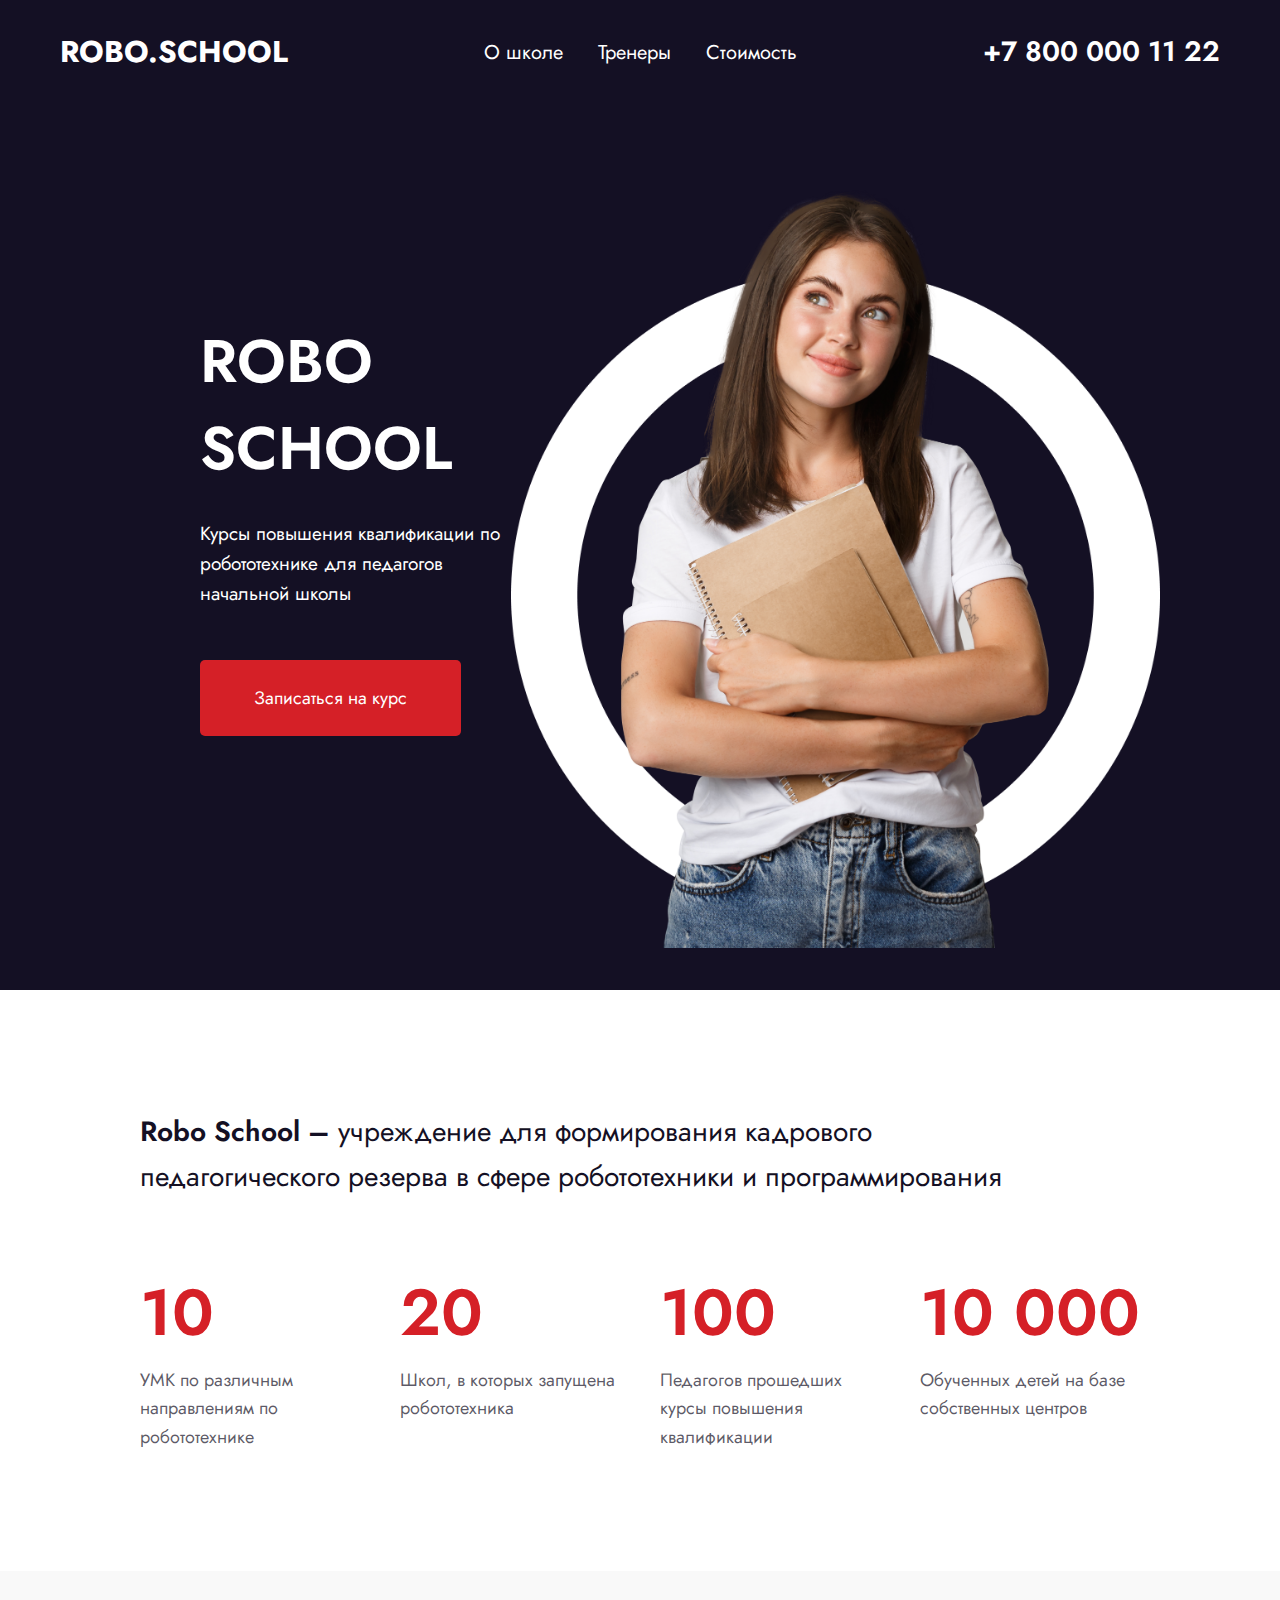
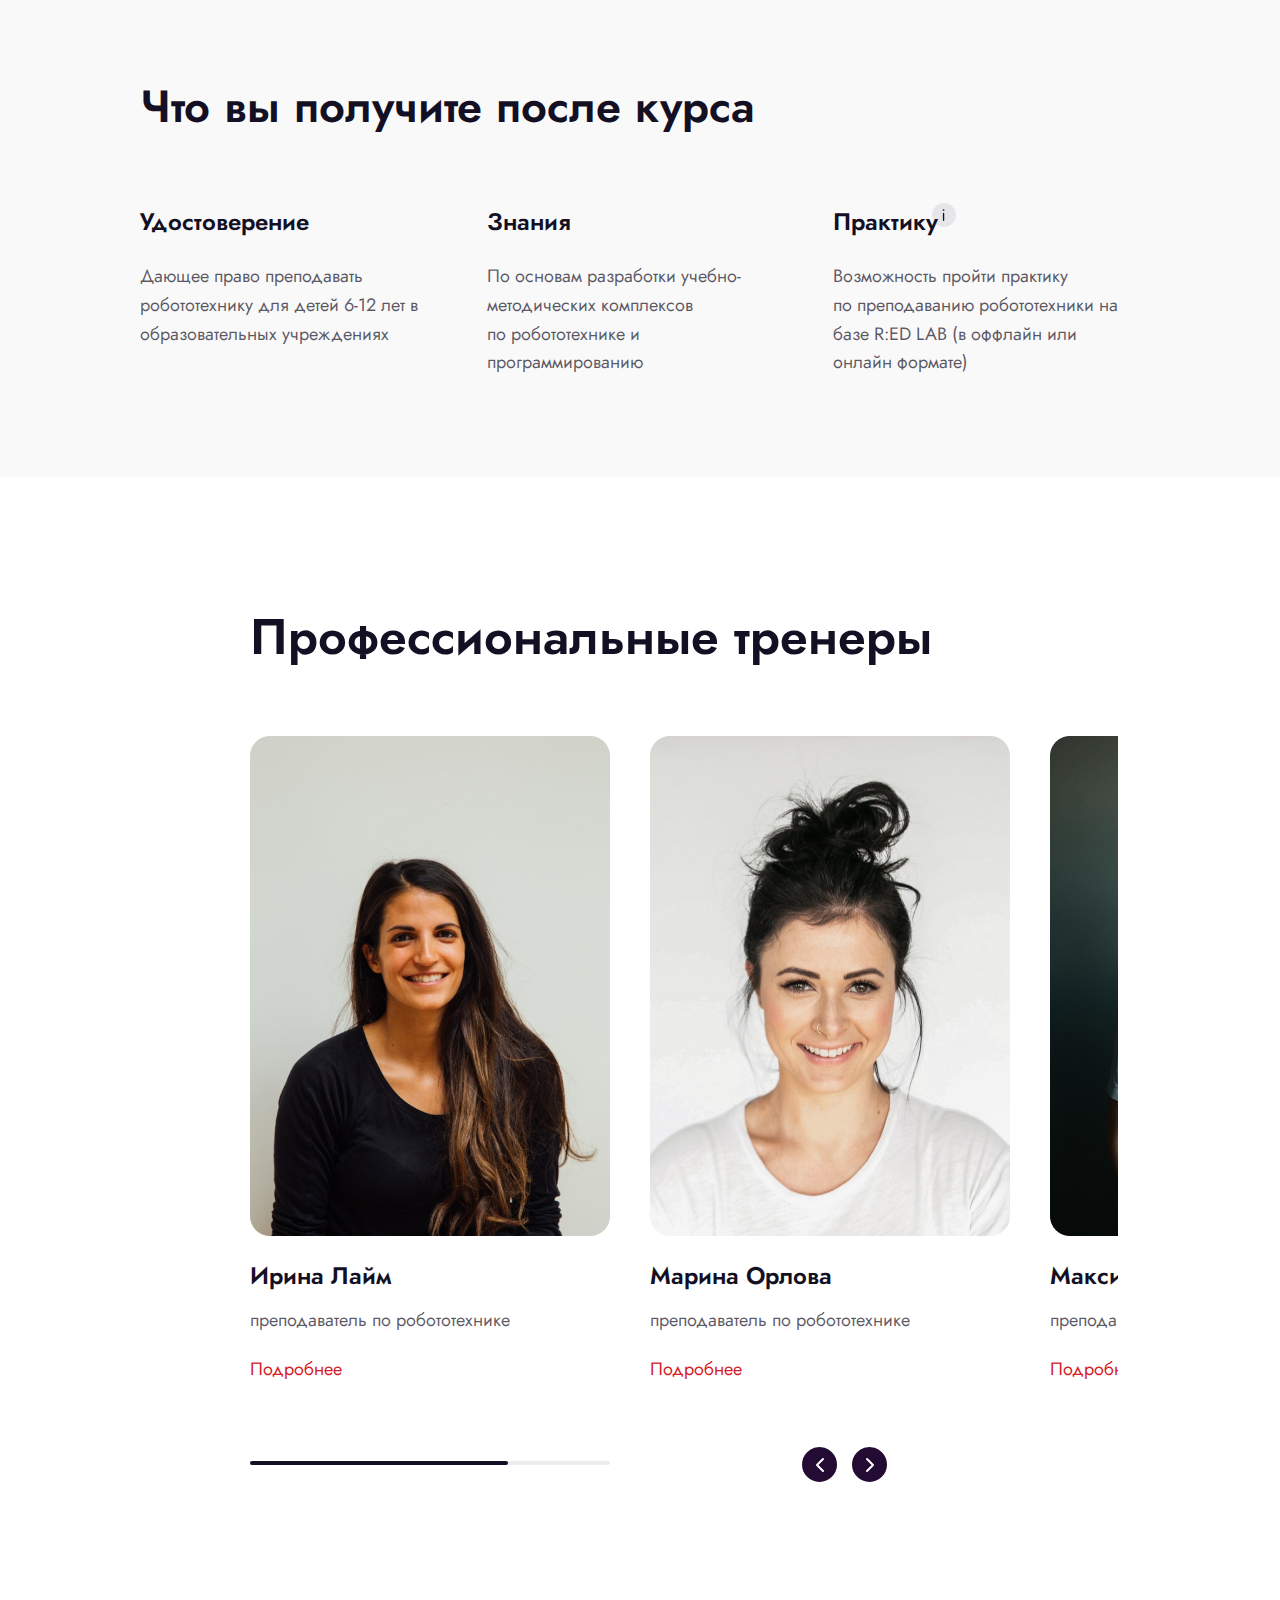
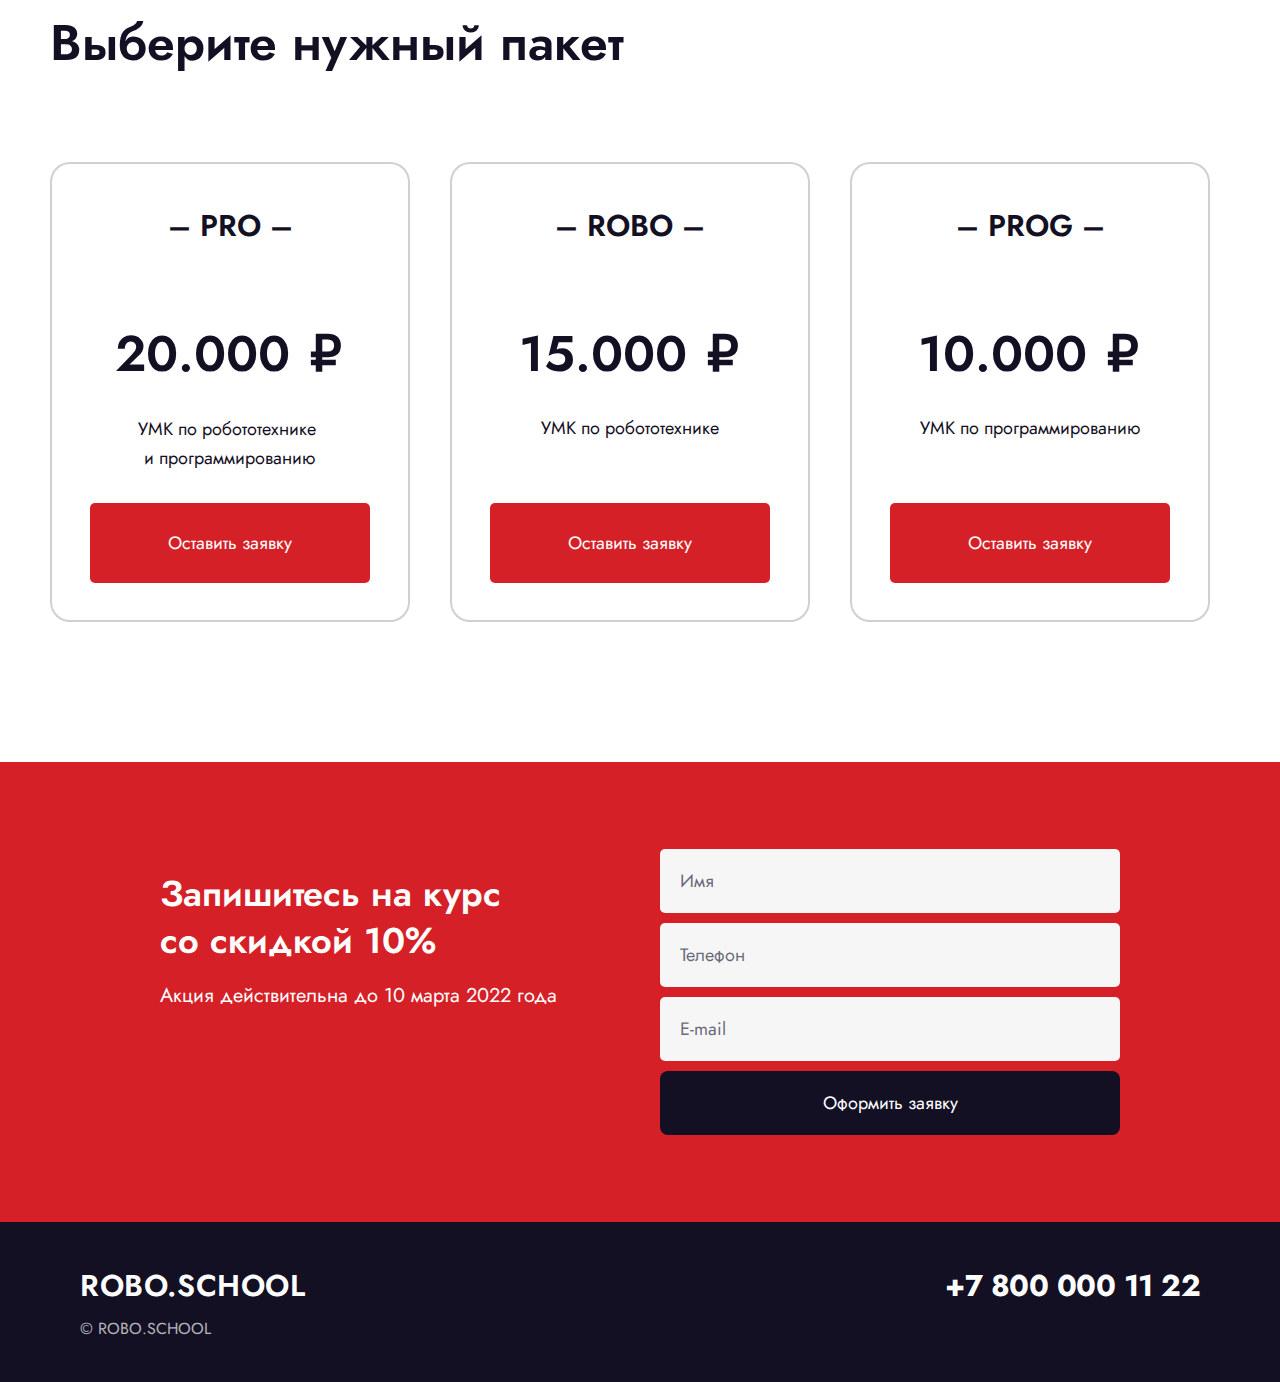
<file: index.html>
<!DOCTYPE html>
<html lang="ru">
  <head>
    <meta charset="UTF-8">
    <link rel="stylesheet" href="./fonts/fonts.css">
    <meta name="viewport" content="width=device-width, initial-scale=1.0">
    <link rel="stylesheet" href="./styles/style.css">
    <title>Robo School</title>
  </head>
  <body>
    <header class="header" id="top-header">
      <div class="header__container">
        <a class="header__logo" href="#top">ROBO.SCHOOL</a>
        <a class="header__phone-icon" href="tel:+78000001122" aria-label="Позвонить">
        <img src="./svg/phone-icon.svg" alt="Телефон" width="24" height="24">
        </a>
        <button class="burger-menu" aria-label="Открыть меню"></button>
        <nav class="header__menu">
          <ul class="header__menu-list">
            <li class="header__menu-item">
              <a class="header__menu-link" href="#stats">О школе</a>
            </li>
            <li class="header__menu-item">
              <a class="header__menu-link" href="#team">Тренеры</a>
            </li>
            <li class="header__menu-item">
              <a class="header__menu-link" href="#tarif">Стоимость</a>
            </li>
          </ul>
        </nav>
        <a class="header__contact" href="tel:+78000001122">
        +7 800 000 11 22
        </a>
      </div>
    </header>
    <main>
    <section class="hero">
      <div class="hero__container">
        <div class="hero__content">
          <h1 class="hero__title">ROBO SCHOOL</h1>
          <p class="hero__description">Курсы повышения квалификации по робототехнике для педагогов начальной школы</p>
          <a class="bet-button" href="#form-section">Записаться на курс</a>
        </div>
        <div class="hero__image"></div>
      </div>
    </section>
    <section class="stats" id="stats">
      <h2 class="stats__title">
        <strong>Robo School – </strong>учреждение для формирования кадрового педагогического резерва в сфере робототехники и&nbsp;программирования
      </h2>
      <div class="stats__list">
        <p class="stats__item">
          <strong class="stats__number">10</strong>
          <span class="stats__text">УМК по различным направлениям по робототехнике</span>
        </p>
        <p class="stats__item">
          <strong class="stats__number">20</strong>
          <span class="stats__text">Школ, в которых запущена робототехника</span>
        </p>
        <p class="stats__item">
          <strong class="stats__number">100</strong>
          <span class="stats__text">Педагогов прошедших курсы повышения квалификации</span>
        </p>
        <p class="stats__item">
          <strong class="stats__number">10 000</strong>
          <span class="stats__text">Обученных детей на базе собственных центров</span>
        </p>
      </div>
    </section>
    <section class="info">
      <div class="info__content">
        <h2 class="info__title">Что вы получите после курса</h2>
        <ul class="info__benefits">
          <li class="info__benefit">
            <h3 class="info__benefit-title">Удостоверение</h3>
            <p class="info__benefit-desc">Дающее право преподавать робототехнику для детей 6-12 лет в образовательных учреждениях</p>
          </li>
          <li class="info__benefit">
            <h3 class="info__benefit-title">Знания</h3>
            <p class="info__benefit-desc">По основам разработки учебно-методических комплексов<br>по робототехнике и программированию</p>
          </li>
          <li class="info__benefit">
            <h3 class="info__benefit-title">Практику</h3>
            <p class="info__benefit-desc">Возможность пройти практику<br>по преподаванию робототехники на базе R:ED LAB (в оффлайн или онлайн формате)</p>
            <button class="info__hint" aria-describedby="hint-text">
            <img class="info__icon" src="./svg/icon-info.svg" alt="Подсказка">
            <span class="info__tooltip" id="hint-text">При наличии свободных мест</span>
            </button>
          </li>
        </ul>
      </div>
    </section>
    <section class="team" id="team">
      <h2 class="team__title">Профессиональные тренеры</h2>
      <div class="team__slider-container">
        <div class="team__slider-wrapper">
          <div class="team__slider">
            <div class="team__card">
              <img class="team__photo" src="./images/card/irina.jpg" alt="Ирина Лайм - преподаватель по робототехнике">
              <div class="team__card-name">Ирина Лайм</div>
              <p class="team__description">преподаватель по робототехнике</p>
              <a class="team__link" href="#modal-irina">Подробнее</a>
            </div>
            <div class="team__card">
              <img class="team__photo" src="./images/card/marina.jpg" alt="Марина Орлова - преподаватель по робототехнике">
              <div class="team__card-name">Марина Орлова</div>
              <p class="team__description">преподаватель по робототехнике</p>
              <a class="team__link" href="#modal-marina">Подробнее</a>
            </div>
            <div class="team__card">
              <img class="team__photo" src="./images/card/maksim.jpg" alt="Максим Петров - преподаватель по программированию">
              <div class="team__card-name">Максим Петров</div>
              <p class="team__description">преподаватель по программированию</p>
              <a class="team__link" href="#modal-maksim">Подробнее</a>
            </div>
            <div class="team__card">
              <img class="team__photo" src="./images/card/konstantin.jpg" alt="Константин Назаров - преподаватель по робототехнике">
              <div class="team__card-name">Константин Назаров</div>
              <p class="team__description">преподаватель по робототехнике</p>
              <a class="team__link" href="#modal-konstantin">Подробнее</a>
            </div>
            <div class="team__card">
              <img class="team__photo" src="./images/card/liza.jpg" alt="Лиза Весенняя - преподаватель по робототехнике">
              <div class="team__card-name">Лиза Весенняя</div>
              <p class="team__description">преподаватель по программированию</p>
              <a class="team__link" href="#modal-liza">Подробнее</a>
            </div>
          </div>
        </div>
        <div class="team__controls">
          <div class="team__scrollbar">
            <div class="team__scrollbar-track">
              <div class="team__scrollbar-thumb"></div>
            </div>
          </div>
          <div class="team__arrows">
            <button class="team__arrow team__arrow--prev" aria-label="Предыдущий слайд">
              <svg width="24" height="24" viewBox="0 0 24 24" fill="none">
                <path d="M15 18L9 12L15 6" stroke="#141024" stroke-width="2" stroke-linecap="round" stroke-linejoin="round"/>
              </svg>
            </button>
            <button class="team__arrow team__arrow--next" aria-label="Следующий слайд">
              <svg width="24" height="24" viewBox="0 0 24 24" fill="none">
                <path d="M9 18L15 12L9 6" stroke="#141024" stroke-width="2" stroke-linecap="round" stroke-linejoin="round"/>
              </svg>
            </button>
          </div>
        </div>
      </div>
    </section>
    <div class="modal" id="modal-irina">
      <div class="modal__overlay">
        <div class="modal__content">
          <button type="button" class="modal__close">Закрыть</button>
          <section class="trainer-card">
            <div class="trainer-card__container container">
              <div class="trainer-card__content">
                <div class="trainer-card__left">
                  <div class="trainer-card__image">
                    <img src="./images/modal/image-modal-irina.png" alt="Ирина Лайм">
                  </div>
                </div>
                <div class="trainer-card__right">
                  <div class="trainer-card__info">
                    <h2 class="trainer-card__name">Ирина Лайм</h2>
                    <p class="trainer-card__position">преподаватель по робототехнике</p>
                    <div class="trainer-card__social">
                      <a href="https://facebook.com" class="trainer-card__link" target="_blank" aria-label="Facebook">
                      <img src="./svg/fb.svg" alt="Facebook" width="30" height="30">
                      </a>
                      <a href="https://instagram.com" class="trainer-card__link" target="_blank" aria-label="Instagram">
                      <img src="./svg/ig.svg" alt="Instagram" width="30" height="30">
                      </a>
                    </div>
                  </div>
                </div>
              </div>
              <div class="tabs-control">
                <input type="radio" id="irina-tab-education" name="trainer-tabs-irina" checked>
                <input type="radio" id="irina-tab-experience" name="trainer-tabs-irina">
                <input type="radio" id="irina-tab-awards" name="trainer-tabs-irina">
              </div>
              <nav class="trainer-nav">
                <div class="trainer-nav__list">
                  <label for="irina-tab-education" class="trainer-nav__link trainer-nav__link--active">Образование</label>
                  <label for="irina-tab-experience" class="trainer-nav__link">Опыт работы</label>
                  <label for="irina-tab-awards" class="trainer-nav__link">Награды</label>
                </div>
              </nav>
              <div class="trainer-content-wrapper">
                <div class="trainer-scroll-container">
                  <div class="trainer-scroll-content">
                    <div class="trainer-section trainer-section--active" id="irina-education-content">
                      <div class="education-item">
                        <h3 class="education-date">Сентябрь 1995 — Июнь 2000</h3>
                        <p class="education-text">
                          Санкт-Петербургский политехнический университет Петра Великого<br>
                          Факультет: Компьютерных наук и технологий<br>
                          Специальность: Математика и компьютерные науки<br>
                          Форма обучения: Очная
                        </p>
                      </div>
                      <div class="education-courses">
                        <h2 class="courses-title">Курсы и тренинги</h2>
                        <div class="course-item">
                          <h3 class="course-date">Ноябрь 2020 — Февраль 2021</h3>
                          <p class="course-name">Программа дополнительного образования «3D Моделирование»</p>
                          <p class="course-place">Место проведения: Институт дополнительного образования «Политех»</p>
                          <p>Специализированный курс по 3D-моделированию для образовательных целей, включая создание моделей для 3D-печати и визуализации в робототехнических проектах.</p>
                        </div>
                      </div>
                    </div>
                    <div class="trainer-section" id="irina-experience-content">
                      <div class="experience-item">
                        <h3 class="experience-date">Сентябрь 2000 — Июль 2010</h3>
                        <p class="experience-text">
                          <strong>Преподаватель математики и информатики</strong><br>
                          Гимназия № 56, Санкт-Петербург. Ведение кружков по робототехнике, подготовка учеников к олимпиадам.
                        </p>
                      </div>
                      <div class="experience-item">
                        <h3 class="experience-date">Август 2010 — настоящее время</h3>
                        <p class="experience-text">
                          <strong>Ведущий методист и преподаватель в ROBO.SCHOOL</strong><br>
                          Разработка учебных программ по робототехнике для начальной школы, проведение мастер-классов для педагогов.
                        </p>
                      </div>
                    </div>
                    <div class="trainer-section" id="irina-awards-content">
                      <div class="award-item">
                        <h3 class="award-date">2018</h3>
                        <p class="award-text">
                          <strong>Заслуженный учитель Российской Федерации</strong><br>
                          Награда за вклад в развитие образовательной робототехники и подготовку педагогических кадров.
                        </p>
                      </div>
                      <div class="award-item">
                        <h3 class="award-date">2015</h3>
                        <p class="award-text">
                          <strong>Победитель конкурса «Учитель года» в номинации «Инновационные технологии»</strong><br>
                          Разработала уникальную методику преподавания робототехники детям младшего школьного возраста.
                        </p>
                      </div>
                    </div>
                  </div>
                  <div class="custom-scrollbar">
                    <div class="custom-scroll-thumb"></div>
                  </div>
                </div>
              </div>
            </div>
          </section>
        </div>
      </div>
    </div>
    <div class="modal" id="modal-marina">
      <div class="modal__overlay">
        <div class="modal__content">
          <button type="button" class="modal__close">Закрыть</button>
          <section class="trainer-card">
            <div class="trainer-card__container container">
              <div class="trainer-card__content">
                <div class="trainer-card__left">
                  <div class="trainer-card__image">
                    <img src="./images/modal/image-modal-marina.png" alt="Марина Орлова">
                  </div>
                </div>
                <div class="trainer-card__right">
                  <div class="trainer-card__info">
                    <h2 class="trainer-card__name">Марина Орлова</h2>
                    <p class="trainer-card__position">преподаватель по робототехнике</p>
                    <div class="trainer-card__social">
                      <a href="https://facebook.com" class="trainer-card__link" target="_blank" aria-label="Facebook">
                      <img src="./svg/fb.svg" alt="Facebook" width="30" height="30">
                      </a>
                      <a href="https://instagram.com" class="trainer-card__link" target="_blank" aria-label="Instagram">
                      <img src="./svg/ig.svg" alt="Instagram" width="30" height="30">
                      </a>
                    </div>
                  </div>
                </div>
              </div>
              <div class="tabs-control">
                <input type="radio" id="marina-tab-education" name="trainer-tabs-marina" checked>
                <input type="radio" id="marina-tab-experience" name="trainer-tabs-marina">
                <input type="radio" id="marina-tab-awards" name="trainer-tabs-marina">
              </div>
              <nav class="trainer-nav">
                <div class="trainer-nav__list">
                  <label for="marina-tab-education" class="trainer-nav__link trainer-nav__link--active">Образование</label>
                  <label for="marina-tab-experience" class="trainer-nav__link">Опыт работы</label>
                  <label for="marina-tab-awards" class="trainer-nav__link">Награды</label>
                </div>
              </nav>
              <div class="trainer-content-wrapper">
                <div class="trainer-scroll-container">
                  <div class="trainer-scroll-content">
                    <div class="trainer-section trainer-section--active" id="marina-education-content">
                      <div class="education-item">
                        <h3 class="education-date">Сентябрь 2005 — Июнь 2010</h3>
                        <p class="education-text">
                          Московский государственный технический университет им. Н.Э. Баумана<br>
                          Факультет: Специального машиностроения<br>
                          Специальность: Роботы и робототехнические системы<br>
                          Форма обучения: Очная
                        </p>
                      </div>
                      <div class="education-courses">
                        <h2 class="courses-title">Курсы и тренинги</h2>
                        <div class="course-item">
                          <h3 class="course-date">Март 2018 — Июнь 2018</h3>
                          <p class="course-name">Курс «Образовательная робототехника Lego Education»</p>
                          <p class="course-place">Место проведения: Центр педагогического мастерства, Москва</p>
                          <p>Углубленное изучение методик преподавания робототехники с использованием конструкторов Lego Mindstorms и Lego WeDo.</p>
                        </div>
                      </div>
                    </div>
                    <div class="trainer-section" id="marina-experience-content">
                      <div class="experience-item">
                        <h3 class="experience-date">Сентябрь 2010 — Декабрь 2015</h3>
                        <p class="experience-text">
                          <strong>Инженер-конструктор в НПО «Андроидная техника»</strong><br>
                          Участие в разработке антропоморфных роботов для образовательных и исследовательских целей.
                        </p>
                      </div>
                      <div class="experience-item">
                        <h3 class="experience-date">Январь 2016 — настоящее время</h3>
                        <p class="experience-text">
                          <strong>Преподаватель и методист в ROBO.SCHOOL</strong><br>
                          Разработка практических занятий по робототехнике, проведение курсов повышения квалификации для учителей.
                        </p>
                      </div>
                    </div>
                    <div class="trainer-section" id="marina-awards-content">
                      <div class="award-item">
                        <h3 class="award-date">2020</h3>
                        <p class="award-text">
                          <strong>Лучший преподаватель робототехники по версии EdCrunch Award</strong><br>
                          Награда за инновационные подходы в преподавании технических дисциплин.
                        </p>
                      </div>
                      <div class="award-item">
                        <h3 class="award-date">2019</h3>
                        <p class="award-text">
                          <strong>Автор лучшего учебно-методического комплекса по робототехнике</strong><br>
                          Награда от Министерства просвещения за создание УМК для начальной школы.
                        </p>
                      </div>
                    </div>
                  </div>
                  <div class="custom-scrollbar">
                    <div class="custom-scroll-thumb"></div>
                  </div>
                </div>
              </div>
            </div>
          </section>
        </div>
      </div>
    </div>
    <div class="modal" id="modal-maksim">
      <div class="modal__overlay">
        <div class="modal__content">
          <button type="button" class="modal__close">Закрыть</button>
          <section class="trainer-card">
            <div class="trainer-card__container container">
              <div class="trainer-card__content">
                <div class="trainer-card__left">
                  <div class="trainer-card__image">
                    <img src="./images/card/maksim.jpg" alt="Максим Петров">
                  </div>
                </div>
                <div class="trainer-card__right">
                  <div class="trainer-card__info">
                    <h2 class="trainer-card__name">Максим Петров</h2>
                    <p class="trainer-card__position">преподаватель по программированию</p>
                    <div class="trainer-card__social">
                      <a href="https://facebook.com" class="trainer-card__link" target="_blank" aria-label="Facebook">
                      <img src="./svg/fb.svg" alt="Facebook" width="30" height="30">
                      </a>
                      <a href="https://instagram.com" class="trainer-card__link" target="_blank" aria-label="Instagram">
                      <img src="./svg/ig.svg" alt="Instagram" width="30" height="30">
                      </a>
                    </div>
                  </div>
                </div>
              </div>
              <div class="tabs-control">
                <input type="radio" id="maksim-tab-education" name="trainer-tabs-maksim" checked>
                <input type="radio" id="maksim-tab-experience" name="trainer-tabs-maksim">
                <input type="radio" id="maksim-tab-awards" name="trainer-tabs-maksim">
              </div>
              <nav class="trainer-nav">
                <div class="trainer-nav__list">
                  <label for="maksim-tab-education" class="trainer-nav__link trainer-nav__link--active">Образование</label>
                  <label for="maksim-tab-experience" class="trainer-nav__link">Опыт работы</label>
                  <label for="maksim-tab-awards" class="trainer-nav__link">Награды</label>
                </div>
              </nav>
              <div class="trainer-content-wrapper">
                <div class="trainer-scroll-container">
                  <div class="trainer-scroll-content">
                    <div class="trainer-section trainer-section--active" id="maksim-education-content">
                      <div class="education-item">
                        <h3 class="education-date">Сентябрь 2010 — Июнь 2015</h3>
                        <p class="education-text">
                          Московский государственный университет им. М.В. Ломоносова<br>
                          Факультет: Вычислительной математики и кибернетики<br>
                          Специальность: Прикладная математика и информатика<br>
                          Форма обучения: Очная
                        </p>
                      </div>
                      <div class="education-courses">
                        <h2 class="courses-title">Курсы и тренинги</h2>
                        <div class="course-item">
                          <h3 class="course-date">Март 2020 — Июнь 2020</h3>
                          <p class="course-name">Курс «Машинное обучение и Python»</p>
                          <p class="course-place">Место проведения: Яндекс.Практикум</p>
                          <p>Углубленный курс по машинному обучению, включающий работу с нейросетями, анализ данных и создание моделей для реальных задач.</p>
                        </div>
                        <div class="course-item">
                          <h3 class="course-date">Сентябрь 2021 — Декабрь 2021</h3>
                          <p class="course-name">Программа «Fullstack разработка»</p>
                          <p class="course-place">Место проведения: HTML Academy</p>
                          <p>Комплексное обучение веб-разработке, включая фронтенд (HTML, CSS, JavaScript) и бэкенд (Node.js, Express, MongoDB).</p>
                        </div>
                      </div>
                    </div>
                    <div class="trainer-section" id="maksim-experience-content">
                      <div class="experience-item">
                        <h3 class="experience-date">Июль 2015 — настоящее время</h3>
                        <p class="experience-text">
                          <strong>Старший разработчик в Яндекс</strong><br>
                          Разработка и поддержка образовательных платформ, создание интерактивных курсов по программированию для школьников и студентов.
                        </p>
                      </div>
                      <div class="experience-item">
                        <h3 class="experience-date">Сентябрь 2018 — настоящее время</h3>
                        <p class="experience-text">
                          <strong>Преподаватель в ROBO.SCHOOL</strong><br>
                          Разработка учебных программ по программированию для детей, проведение мастер-классов и хакатонов, подготовка учеников к олимпиадам.
                        </p>
                      </div>
                    </div>
                    <div class="trainer-section" id="maksim-awards-content">
                      <div class="award-item">
                        <h3 class="award-date">2022</h3>
                        <p class="award-text">
                          <strong>Победитель хакатона «EdTech Solutions»</strong><br>
                          Разработал интерактивную платформу для обучения детей основам алгоритмического мышления.
                        </p>
                      </div>
                      <div class="award-item">
                        <h3 class="award-date">2020</h3>
                        <p class="award-text">
                          <strong>Лучший преподаватель года по программированию</strong><br>
                          Награда от Ассоциации IT-образования за инновационный подход к обучению детей.
                        </p>
                      </div>
                    </div>
                  </div>
                  <div class="custom-scrollbar">
                    <div class="custom-scroll-thumb"></div>
                  </div>
                </div>
              </div>
            </div>
          </section>
        </div>
      </div>
    </div>
    <div class="modal" id="modal-konstantin">
      <div class="modal__overlay">
        <div class="modal__content">
          <button type="button" class="modal__close">Закрыть</button>
          <section class="trainer-card">
            <div class="trainer-card__container container">
              <div class="trainer-card__content">
                <div class="trainer-card__left">
                  <div class="trainer-card__image">
                    <img src="./images/card/konstantin.jpg" alt="Константин Назаров">
                  </div>
                </div>
                <div class="trainer-card__right">
                  <div class="trainer-card__info">
                    <h2 class="trainer-card__name">Константин Назаров</h2>
                    <p class="trainer-card__position">преподаватель по робототехнике</p>
                    <div class="trainer-card__social">
                      <a href="https://facebook.com" class="trainer-card__link" target="_blank" aria-label="Facebook">
                      <img src="./svg/fb.svg" alt="Facebook" width="30" height="30">
                      </a>
                      <a href="https://instagram.com" class="trainer-card__link" target="_blank" aria-label="Instagram">
                      <img src="./svg/ig.svg" alt="Instagram" width="30" height="30">
                      </a>
                    </div>
                  </div>
                </div>
              </div>
              <div class="tabs-control">
                <input type="radio" id="konstantin-tab-education" name="trainer-tabs-konstantin" checked>
                <input type="radio" id="konstantin-tab-experience" name="trainer-tabs-konstantin">
                <input type="radio" id="konstantin-tab-awards" name="trainer-tabs-konstantin">
              </div>
              <nav class="trainer-nav">
                <div class="trainer-nav__list">
                  <label for="konstantin-tab-education" class="trainer-nav__link trainer-nav__link--active">Образование</label>
                  <label for="konstantin-tab-experience" class="trainer-nav__link">Опыт работы</label>
                  <label for="konstantin-tab-awards" class="trainer-nav__link">Награды</label>
                </div>
              </nav>
              <div class="trainer-content-wrapper">
                <div class="trainer-scroll-container">
                  <div class="trainer-scroll-content">
                    <div class="trainer-section trainer-section--active" id="konstantin-education-content">
                      <div class="education-item">
                        <h3 class="education-date">Сентябрь 2008 — Июнь 2013</h3>
                        <p class="education-text">
                          Санкт-Петербургский государственный университет аэрокосмического приборостроения<br>
                          Факультет: Радиотехники и телекоммуникаций<br>
                          Специальность: Робототехнические системы и комплексы<br>
                          Форма обучения: Очная
                        </p>
                      </div>
                      <div class="education-courses">
                        <h2 class="courses-title">Курсы и тренинги</h2>
                        <div class="course-item">
                          <h3 class="course-date">Январь 2019 — Апрель 2019</h3>
                          <p class="course-name">Программа «Промышленная робототехника»</p>
                          <p class="course-place">Место проведения: Центр робототехники «Сколково»</p>
                          <p>Обучение проектированию и программированию промышленных роботов, изучение систем автоматизации производства.</p>
                        </div>
                        <div class="course-item">
                          <h3 class="course-date">Октябрь 2020 — Декабрь 2020</h3>
                          <p class="course-name">Семинар «Образовательная робототехника в школе»</p>
                          <p class="course-place">Место проведения: Московский педагогический государственный университет</p>
                          <p>Методические основы преподавания робототехники детям, разработка учебных материалов и проектов.</p>
                        </div>
                      </div>
                    </div>
                    <div class="trainer-section" id="konstantin-experience-content">
                      <div class="experience-item">
                        <h3 class="experience-date">Август 2013 — Май 2017</h3>
                        <p class="experience-text">
                          <strong>Инженер-робототехник в компании «Роботикс»</strong><br>
                          Разработка и тестирование мобильных роботов для образовательных учреждений, участие в создании робототехнических наборов.
                        </p>
                      </div>
                      <div class="experience-item">
                        <h3 class="experience-date">Июнь 2017 — настоящее время</h3>
                        <p class="experience-text">
                          <strong>Ведущий преподаватель в ROBO.SCHOOL</strong><br>
                          Разработка учебных программ по робототехнике, подготовка учеников к соревнованиям, проведение мастер-классов по сборке и программированию роботов.
                        </p>
                      </div>
                    </div>
                    <div class="trainer-section" id="konstantin-awards-content">
                      <div class="award-item">
                        <h3 class="award-date">2021</h3>
                        <p class="award-text">
                          <strong>Гран-при Всероссийской олимпиады по робототехнике (тренер)</strong><br>
                          Подготовил команду-победителя в номинации «Инновационные решения в образовательной робототехнике».
                        </p>
                      </div>
                      <div class="award-item">
                        <h3 class="award-date">2019</h3>
                        <p class="award-text">
                          <strong>Лучший проект года «Робот-помощник для школьников»</strong><br>
                          Разработал прототип робота, помогающего детям с ограниченными возможностями в учебном процессе.
                        </p>
                      </div>
                    </div>
                  </div>
                  <div class="custom-scrollbar">
                    <div class="custom-scroll-thumb"></div>
                  </div>
                </div>
              </div>
            </div>
          </section>
        </div>
      </div>
    </div>
    <div class="modal" id="modal-liza">
      <div class="modal__overlay">
        <div class="modal__content">
          <button type="button" class="modal__close">Закрыть</button>
          <section class="trainer-card">
            <div class="trainer-card__container container">
              <div class="trainer-card__content">
                <div class="trainer-card__left">
                  <div class="trainer-card__image">
                    <img src="./images/card/liza.jpg" alt="Лиза Весенняя">
                  </div>
                </div>
                <div class="trainer-card__right">
                  <div class="trainer-card__info">
                    <h2 class="trainer-card__name">Лиза Весенняя</h2>
                    <p class="trainer-card__position">преподаватель по программированию</p>
                    <div class="trainer-card__social">
                      <a href="https://facebook.com" class="trainer-card__link" target="_blank" aria-label="Facebook">
                      <img src="./svg/fb.svg" alt="Facebook" width="30" height="30">
                      </a>
                      <a href="https://instagram.com" class="trainer-card__link" target="_blank" aria-label="Instagram">
                      <img src="./svg/ig.svg" alt="Instagram" width="30" height="30">
                      </a>
                    </div>
                  </div>
                </div>
              </div>
              <div class="tabs-control">
                <input type="radio" id="liza-tab-education" name="trainer-tabs-liza" checked>
                <input type="radio" id="liza-tab-experience" name="trainer-tabs-liza">
                <input type="radio" id="liza-tab-awards" name="trainer-tabs-liza">
              </div>
              <nav class="trainer-nav">
                <div class="trainer-nav__list">
                  <label for="liza-tab-education" class="trainer-nav__link trainer-nav__link--active">Образование</label>
                  <label for="liza-tab-experience" class="trainer-nav__link">Опыт работы</label>
                  <label for="liza-tab-awards" class="trainer-nav__link">Награды</label>
                </div>
              </nav>
              <div class="trainer-content-wrapper">
                <div class="trainer-scroll-container">
                  <div class="trainer-scroll-content">
                    <div class="trainer-section trainer-section--active" id="liza-education-content">
                      <div class="education-item">
                        <h3 class="education-date">Сентябрь 2014 — Июнь 2019</h3>
                        <p class="education-text">
                          Национальный исследовательский университет «Высшая школа экономики»<br>
                          Факультет: Компьютерных наук<br>
                          Специальность: Программная инженерия<br>
                          Форма обучения: Очная
                        </p>
                      </div>
                      <div class="education-courses">
                        <h2 class="courses-title">Курсы и тренинги</h2>
                        <div class="course-item">
                          <h3 class="course-date">Февраль 2020 — Май 2020</h3>
                          <p class="course-name">Курс «Game Development для детей»</p>
                          <p class="course-place">Место проведения: Академия игровой разработки</p>
                          <p>Обучение созданию игр на Scratch и Python для детей 8-14 лет, методика преподавания игровой разработки.</p>
                        </div>
                        <div class="course-item">
                          <h3 class="course-date">Сентябрь 2021 — Ноябрь 2021</h3>
                          <p class="course-name">Программа «Инклюзивное программирование»</p>
                          <p class="course-place">Место проведения: Фонд поддержки детей с особенностями развития</p>
                          <p>Методики адаптации учебных материалов по программированию для детей с различными образовательными потребностями.</p>
                        </div>
                      </div>
                    </div>
                    <div class="trainer-section" id="liza-experience-content">
                      <div class="experience-item">
                        <h3 class="experience-date">Июль 2019 — Декабрь 2020</h3>
                        <p class="experience-text">
                          <strong>Frontend-разработчик в компании «Кодология»</strong><br>
                          Разработка образовательных веб-приложений для детей, создание интерактивных тренажеров по программированию.
                        </p>
                      </div>
                      <div class="experience-item">
                        <h3 class="experience-date">Январь 2021 — настоящее время</h3>
                        <p class="experience-text">
                          <strong>Преподаватель в ROBO.SCHOOL</strong><br>
                          Разработка и проведение курсов по программированию для детей, создание игровых методик обучения, подготовка младших школьников к олимпиадам по информатике.
                        </p>
                      </div>
                    </div>
                    <div class="trainer-section" id="liza-awards-content">
                      <div class="award-item">
                        <h3 class="award-date">2022</h3>
                        <p class="award-text">
                          <strong>Лучшая методическая разработка «Программирование через игру»</strong><br>
                          Награда от Министерства просвещения за инновационный подход к обучению детей программированию.
                        </p>
                      </div>
                      <div class="award-item">
                        <h3 class="award-date">2021</h3>
                        <p class="award-text">
                          <strong>Победитель конкурса «Учитель цифрового века»</strong><br>
                          Разработала серию интерактивных уроков по программированию для начальной школы, которые используются в 50+ школах страны.
                        </p>
                      </div>
                    </div>
                  </div>
                  <div class="custom-scrollbar">
                    <div class="custom-scroll-thumb"></div>
                  </div>
                </div>
              </div>
            </div>
          </section>
        </div>
      </div>
    </div>
    <section class="tarif" id="tarif">
      <h2 class="tarif__title">Выберите нужный пакет</h2>
      <div class="tarif__container">
        <div class="tarif__card tarif__card--pro">
          <h3 class="tarif__name">– PRO –</h3>
          <div class="tarif__price">20.000 <span class="rouble">₽</span></div>
          <p class="tarif__description">
            <span class="tarif__line">УМК по робототехнике</span>
            <span class="tarif__line">и программированию</span>
          </p>
          <button class="tarif__button">Оставить заявку</button>
        </div>
        <div class="tarif__card tarif__card--standard">
          <h3 class="tarif__name">– ROBO –</h3>
          <div class="tarif__price">15.000 <span class="rouble">₽</span></div>
          <p class="tarif__description">УМК по робототехнике</p>
          <button class="tarif__button">Оставить заявку</button>
        </div>
        <div class="tarif__card tarif__card--basic">
          <h3 class="tarif__name">– PROG –</h3>
          <div class="tarif__price">10.000 <span class="rouble">₽</span></div>
          <p class="tarif__description">УМК по программированию</p>
          <button class="tarif__button">Оставить заявку</button>
        </div>
      </div>
    </section>
    <section class="form" id="form-section">
      <div class="form__container">
        <div class="form__content">
          <h2 class="form__title">Запишитесь на курс<br>со скидкой 10%</h2>
          <p class="form__description">Акция действительна до 10 марта 2022 года</p>
        </div>
        <div class="form__wrapper">
          <form class="form__name" action="#" method="POST" novalidate>
            <div class="form__field">
              <input class="form__input" 
                type="text" 
                id="name" 
                name="name" 
                placeholder="Имя" 
                minlength="2"
                maxlength="50"
                pattern="[А-Яа-яA-Za-z\s]+"
                title="Только буквы и пробелы"
                required>
              <span class="form__error" aria-live="polite"></span>
            </div>
            <div class="form__field">
              <input class="form__input" 
                type="tel" 
                id="phone" 
                name="phone" 
                placeholder="Телефон" 
                required>
              <span class="form__error" aria-live="polite"></span>
            </div>
            <div class="form__field">
              <input class="form__input" 
                type="email" 
                id="email" 
                name="email" 
                placeholder="E-mail"
                title="Введите корректный email">
              <span class="form__error" aria-live="polite"></span>
            </div>
            <button class="form__button" type="submit">Оформить заявку</button>
          </form>
        </div>
      </div>
    </section>
    <footer class="footer">
      <div class="footer__content">
        <div class="footer__brand">
          <a class="footer__logo" href="#top">ROBO.SCHOOL</a>
          <a class="footer__contact" href="tel:+78000001122">+7 800 000 11 22</a>
        </div>
        <a class="footer__copyright" href="https://www.figma.com/design/bSxMNm0CRXFcHQzke8C8W5/ROBO-SCHOOL?m=auto&t=rg2w8vvSG7R0tNJm-6">
          <p>© ROBO.SCHOOL</p>
        </a>
      </div>
    </footer>
  </body>
  <script src="./styles/javascript.js"></script>
</html>
</file>
<file: fonts/fonts.css>
@font-face {
    font-family: 'Jost';
    src: url('./Jost-Regular.woff2') format('woff2'),
         url('./Jost-Regular.woff') format('woff'),
         url('./Jost-Regular.ttf') format('ttf');
    font-weight: 400;
    font-style: normal;
    font-display: swap;
    unicode-range: U+000-5FF; /* Основной диапазон латиницы/кириллицы */
}

@font-face {
    font-family: 'Jost';
    src: url('./Jost-SemiBold.woff2') format('woff2'),
         url('./Jost-SemiBold.woff') format('woff'),
         url('./Jost-SemiBold.ttf') format('ttf');
    font-weight: 500;
    font-style: normal;
    font-display: swap;
}

@font-face {
    font-family: 'Jost';
    src: url('./Jost-Bold.woff2') format('woff2'),
         url('./Jost-Bold.woff') format('woff'),
         url('./Jost-Bold.ttf') format('ttf');
    font-weight: 700;
    font-style: normal;
    font-display: swap;
}

@font-face {
	font-family: 'rouble';
	src: url('../fonts/rouble/rouble-webfont.eot');
	src: url('../fonts/rouble/rouble-webfont.eot?#iefix') format('embedded-opentype'),
		 url('../fonts/rouble/rouble-webfont.woff') format('woff'),
		 url('../fonts/rouble/rouble-webfont.ttf') format('truetype');
	font-weight: normal;
	font-style: normal;
    font-display: swap;

}
</file>
<file: styles/style.css>
* {
  box-sizing: border-box;
  margin: 0;
  padding: 0;
}

body {
  width: 100%;
  padding-top: 107px;
  font-family: "Jost";
  font-weight: 400;
}

html {
  scroll-behavior: smooth;
}

.header {
  position: fixed;
  top: 0;
  right: 0;
  left: 0;
  z-index: 1001;
  width: 100%;
  background-color: #141024;
}

.header__container {
  display: grid;
  grid-template-columns: 1fr auto 1fr;
  align-items: center;
  max-width: 1920px;
  margin: 0 auto;
  padding: 32px 100px;
}

.header__logo {
  color: #ffffff;
  font-weight: 700;
  font-size: 30px;
  text-decoration: none;
}

.header__menu {
  justify-self: center;
}

.header__menu-list {
  display: flex;
  gap: 40px;
  padding-top: 2px;
  list-style: none;
}

.header__menu-link {
  position: relative;
  padding: 5px 0;
  color: #ffffff;
  font-size: 20px;
  text-decoration: none;
  transition: color 0.3s;
}

.header__menu-link::before,
.header__menu-link::after {
  content: "";
  position: absolute;
  width: 0;
  height: 2px;
  background: #ffffff;
  transition: all 0.3s ease;
}

.header__menu-link::before {
  top: 0;
  left: 0;
}

.header__menu-link::after {
  right: 0;
  bottom: 0;
}

.header__menu-link:hover::before,
.header__menu-link:hover::after {
  width: 100%;
}

.header__menu-link:hover::before,
.header__menu-link:hover::after {
  background: #ffffff;
}

.header__menu-link:active {
  color: #141024;
  background-color: #ffffff;
  transition: background-color 0.1s ease;
}

.header__contact {
  position: relative;
  display: inline-block;
  justify-self: end;
  color: #ffffff;
  font-weight: 500;
  font-size: 30px;
  text-decoration: none;
}

.header__contact:before,
.header__contact:after {
  content: "";
  position: absolute;
  width: 0;
  height: 2px;
  background: #ffffff;
  transition: all 0.3s ease;
}

.header__contact::before {
  top: 0;
  left: 0;
}

.header__contact::after {
  right: 0;
  bottom: 0;
}

.header__contact:hover::before,
.header__contact:hover::after {
  width: 100%;
}

.header__contact:active::before,
.header__contact:active::after {
  background-color: #ffffff;
}

.header__contact:active {
  color: #141024;
  background-color: #ffffff;
  transition: background-color 0.1s ease;
}

.header__phone-icon,
.burger-menu {
  display: none;
}

.hero {
  display: flex;
  justify-content: center;
  align-items: center;
  box-sizing: border-box;
  width: 100%;
  min-height: 100vh;
  padding: 55px 0 0 0;
  background-color: #141024;
}

.hero__container {
  display: grid;
  grid-template-columns: 1fr auto;
  align-items: start;
  width: 100%;
  max-width: 1920px;
  padding: 0 214px;
}

.hero__content {
  padding-top: 187px;
  padding-left: 166px;
}

.hero__title {
  margin-bottom: 27px;
  color: #ffffff;
  font-weight: 500;
  font-size: 70px;
}

.hero__description {
  max-width: 478px;
  margin-bottom: 50px;
  color: #ffffff;
  font-size: 20px;
  line-height: 1.6;
}

.bet-button {
  display: inline-block;
  border: none;
  border-radius: 5px;
  padding: 25px 54px;
  color: #ffffff;
  font-size: 18px;
  text-decoration: none;
  background-color: #d52027;
  transition: background-color 0.3s ease;
  cursor: pointer;
}

.bet-button:hover {
  background-color: #b31b22;
}

.hero__image {
  width: 783px;
  height: 918px;
  background-color: transparent;
  background-image: url(../images/image.png);
  background-repeat: no-repeat;
  background-position: right center;
  background-size: contain;
}

.stats {
  display: flex;
  flex-direction: column;
  max-width: 1160px;
  margin: 0 auto;
  padding-top: 56px;
  padding-bottom: 119px;
  background-color: #ffffff;
}

.stats__title {
  max-width: 890px;
  padding-top: 64px;
  padding-bottom: 65px;
  color: #141024;
  font-weight: 400;
  font-size: 30px;
  line-height: 1.6;
}

.stats__title strong {
  font-weight: 500;
  font-size: 30px;
}

.stats__list {
  display: flex;
  gap: 40px;
}

.stats__item {
  display: flex;
  flex-direction: column;
  flex: 1;
}

.stats__number {
  color: #d52027;
  font-weight: 500;
  font-size: 70px;
}

.stats__text {
  padding-top: 7px;
  color: rgba(20, 16, 36, 0.7);
  font-size: 18px;
  line-height: 1.6;
}

.info {
  width: 100%;
  background-color: #f9f9f9;
}

.info__content {
  display: flex;
  flex-direction: column;
  max-width: 1160px;
  margin: 0 auto;
  padding-top: 100px;
  padding-bottom: 100px;
}

.info__title {
  padding-top: 3px;
  color: #141024;
  font-weight: 500;
  font-size: 50px;
}

.info__benefits {
  display: grid;
  grid-template-columns: 1fr 1fr 1fr;
  gap: 40px;
  padding-top: 65px;
  list-style: none;
}

.info__benefit {
  position: relative;
}

.info__benefit-title {
  color: #141024;
  font-weight: 500;
  font-size: 24px;
}

.info__benefit-desc {
  padding-top: 23px;
  color: rgba(20, 16, 36, 0.7);
  font-size: 18px;
  line-height: 1.6;
}

.info__hint {
  position: absolute;
  top: -6px;
  left: 30.5%;
  z-index: 10;
  border: none;
  padding: 5px;
  background: none;
  cursor: pointer;
}

.info__tooltip {
  position: absolute;
  bottom: 86%;
  left: 385%;
  visibility: hidden;
  margin-bottom: 10px;
  border-radius: 5px;
  padding: 15px 20px;
  box-shadow: 0 4px 12px rgba(0, 0, 0, 0.1);
  opacity: 0;
  color: #141024;
  font-size: 16px;
  background: #ffffff;
  transition: opacity 0.3s, visibility 0.3s;
  transform: translateX(-50%);
  white-space: nowrap;
}

.info__hint:hover .info__tooltip {
  visibility: visible;
  opacity: 1;
}

.team {
  position: relative;
  max-width: 1920px;
  margin: 0 auto;
  padding-top: 123px;
  padding-left: 381px;
}

.team__title {
  color: #141024;
  font-weight: 500;
  font-size: 50px;
}

.team__slider-container {
  position: relative;
  width: calc(100% - 381px);
}

.team__slider-wrapper {
  width: calc(126% + 180px);
  margin-bottom: 26px;
  margin-left: -100px;
  overflow-x: auto;
  scroll-behavior: smooth;
  scrollbar-width: none;
  -ms-overflow-style: none;
}

.team__slider-wrapper::-webkit-scrollbar {
  display: none;
}

.team__slider {
  display: flex;
  gap: 40px;
  padding-top: 63px;
  padding-bottom: 30px;
  padding-left: 100px;
}

.team__card {
  flex: 0 0 auto;
  width: 360px;
}

.team__card-name {
  padding-top: 16px;
  color: #141024;
  font-weight: 500;
  font-size: 24px;
}

.team__description {
  padding-top: 14px;
  padding-bottom: 18px;
  color: rgba(20, 16, 36, 0.7);
  font-size: 18px;
}

.team__link {
  position: relative;
  display: inline-block;
  padding: 5px 0;
  color: #d52027;
  font-size: 18px;
  text-decoration: none;
  transition: color 0.3s, background-color 0.1s ease;
}

.team__link::before,
.team__link::after {
  content: "";
  position: absolute;
  width: 0;
  height: 2px;
  background: #d52027;
  transition: all 0.3s ease;
}

.team__link::before {
  top: 0;
  left: 0;
}

.team__link::after {
  right: 0;
  bottom: 0;
}

.team__link:hover::before,
.team__link:hover::after {
  width: 100%;
}

.team__link:active {
  color: #ffffff;
  background-color: #d52027;
  transition: background-color 0.1s ease;
}

.team__link:active::before,
.team__link:active::after {
  background-color: #d52027;
}

.team__controls {
  display: flex;
  justify-content: space-between;
  align-items: center;
  gap: 30px;
}

.team__scrollbar {
  flex: 1;
  max-width: 360px;
}

.team__scrollbar-track {
  position: relative;
  width: 100%;
  height: 4px;
  border-radius: 2px;
  background: rgba(20, 16, 36, 0.08);
  cursor: pointer;
}

.team__scrollbar-thumb {
  position: absolute;
  left: 0;
  width: 258px;
  min-width: 258px;
  height: 100%;
  border-radius: 2px;
  background: #141024;
  transition: background 0.3s;
}

.team__scrollbar-thumb:hover {
  background: #b31b22;
}

.team__arrows {
  display: flex;
  gap: 15px;
  padding-top: 4px;
  padding-right: 12px;
}

.team__arrow {
  display: flex;
  justify-content: center;
  align-items: center;
  width: 35px;
  height: 35px;
  border: 2px solid #230b34;
  border-radius: 50%;
  background: #230b34;
  transition: all 0.3s ease;
  cursor: pointer;
}

.team__arrow path {
  stroke: #ffffff;
}

.team__arrow:hover {
  border-color: #230b34;
  background: #ffffff;
}

.team__arrow:hover path {
  stroke: #230b34;
}

.team__arrow:disabled {
  border-color: #230b34;
  opacity: 0.5;
  background: #230b34;
  cursor: not-allowed;
}

.team__arrow:disabled path {
  stroke: #ffffff;
}

.team__slider-wrapper {
  transition: scroll-left 0.5s cubic-bezier(0.25, 0.46, 0.45, 0.94);
  scroll-behavior: smooth;
}

.team__slider {
  transition: transform 0.5s cubic-bezier(0.25, 0.46, 0.45, 0.94);
}

.modal {
  position: fixed;
  top: 0;
  left: 0;
  z-index: 9999;
  visibility: hidden;
  width: 100%;
  height: 100%;
  opacity: 0;
  transition: opacity 0.3s ease, visibility 0.3s ease;
  pointer-events: none;
}

.modal:target {
  visibility: visible;
  opacity: 1;
  pointer-events: all;
}

.modal__overlay {
  position: absolute;
  top: 0;
  left: 0;
  display: flex;
  justify-content: center;
  align-items: center;
  width: 100%;
  height: 100%;
  padding: 20px;
  background-color: rgba(0, 0, 0, 0.8);
}

.modal__content {
  position: relative;
  width: 100%;
  max-width: 940px;
  max-height: 90vh;
  overflow: auto;
}

.modal__close {
  position: absolute;
  top: 42px;
  right: 40px;
  z-index: 10001;
  display: flex;
  justify-content: center;
  align-items: center;
  border: none;
  padding: 0;
  color: rgba(40, 41, 68, 0.7);
  font-family: inherit;
  font-size: 18px;
  background: none;
  transition: all 0.2s ease;
  cursor: pointer;
}

.modal__close:hover {
  color: #d52027;
}

.trainer-card {
  position: relative;
  width: 940px;
  height: 730px;
  border-radius: 20px;
  background-color: #ffffff;
}

.container {
  max-width: 880px;
  margin: 0 auto;
}

.trainer-card__container {
  display: flex;
  flex-direction: column;
  height: 100%;
  padding-top: 40px;
}

.trainer-card__content {
  display: grid;
  flex-shrink: 0;
  grid-template-columns: 180px 1fr;
  gap: 30px;
}

.trainer-card__left {
  display: flex;
  justify-content: center;
}

.trainer-card__image img {
  display: block;
  width: 100%;
  height: auto;
}

.trainer-card__info {
  max-width: 500px;
}

.trainer-card__name {
  margin: 0;
  color: #141024;
  font-weight: 500;
  font-size: 24px;
  line-height: 1.6;
}

.trainer-card__position {
  margin: 0;
  padding-top: 12px;
  color: rgba(40, 41, 68, 0.7);
  font-weight: 400;
  font-size: 18px;
}

.trainer-card__social {
  display: flex;
  gap: 10px;
  padding-top: 12px;
}

.trainer-card__link {
  display: flex;
  justify-content: center;
  align-items: center;
}

.tabs-control {
  display: none;
}

.trainer-nav {
  flex-shrink: 0;
  margin-top: 37px;
  border-bottom: 1px solid rgba(20, 16, 36, 0.08);
  padding-left: 11px;
}

.trainer-nav__list {
  display: grid;
  grid-template-columns: repeat(3, 1fr);
  gap: 30px;
  width: 100%;
}

.trainer-nav__link {
  position: relative;
  display: inline-block;
  border-bottom: 3px solid transparent;
  padding: 6px 0 17px 0;
  color: rgba(20, 16, 36, 0.7);
  font-weight: 500;
  font-size: 18px;
  line-height: 1.6;
  letter-spacing: 0.4px;
  text-decoration: none;
  transition: all 0.3s ease;
  cursor: pointer;
}

.trainer-nav__link:hover {
  color: #141024;
}

.trainer-nav__link--active {
  color: #d52027;
}

.trainer-content-wrapper {
  position: relative;
  flex: 1;
  min-height: 0;
  min-height: 345px;
  max-height: 345px;
  margin-top: 21px;
  border-radius: 8px;
  background: #ffffff;
}

.trainer-scroll-container {
  position: absolute;
  top: -16px;
  right: 10px;
  bottom: 0;
  left: 0;
  display: flex;
}

.trainer-scroll-content {
  flex: 1;
  min-height: 315px;
  margin-right: 10px;
  padding-top: 16px;
  padding-right: 20px;
  padding-left: 10px;
  overflow-y: auto;

  scrollbar-width: none;
  -ms-overflow-style: none;
}

.trainer-scroll-content::-webkit-scrollbar {
  display: none;
}

.custom-scrollbar {
  position: relative;
  flex-shrink: 0;
  width: 5px;
  height: 346px;
  margin: 15px 0;
  opacity: 1;
  transition: opacity 0.3s;
}

.custom-scrollbar::before {
  content: "";
  position: absolute;
  top: 0;
  right: 1px;
  bottom: 0;
  left: 1px;
  border-radius: 4px;
  background: rgba(20, 16, 36, 0.1);
}

.modal__content .custom-scroll-thumb {
  position: absolute;
  top: var(--scroll-top, 0);
  right: 0;
  left: 0;
  height: 175px;
  min-height: 175px;
  max-height: 175px;
  border-radius: 4px;
  background: #d52027;
  transition: background 0.3s, top 0.1s ease;
  cursor: pointer;
}

.modal__content .custom-scroll-thumb:hover {
  background: #b31b22;
}

.trainer-section {
  display: none;
}

.trainer-section--active {
  display: block;
}

.education-date {
  color: #141024;
  font-weight: 400;
  font-size: 20px;
  line-height: 1.6;
  letter-spacing: -0.1px;
}

.education-text {
  margin: 0;
  color: rgba(20, 16, 36, 0.8);
  font-size: 20px;
  line-height: 1.6;
}

.education-courses {
  padding-top: 40px;
}

.courses-title {
  padding-bottom: 24px;
  color: #141024;
  font-weight: 500;
  font-size: 24px;
}

.course-item {
  margin-bottom: 25px;
}

.course-date {
  margin: 0 0 2px 0;
  color: #141024;
  font-weight: 400;
  font-size: 20px;
  letter-spacing: -0.1px;
}

.course-name {
  color: #141024;
  font-size: 20px;
  line-height: 1.6;
}

.course-place {
  font-size: 20px;
  line-height: 1.6;
}

.section-text {
  margin: 0;
  border: 1px solid rgba(20, 16, 36, 0.1);
  border-radius: 10px;
  padding: 25px;
  color: rgba(20, 16, 36, 0.8);
  font-size: 16px;
  line-height: 1.6;
  background: #f9f9f9;
}

.tarif {
  position: relative;
  display: flex;
  flex-direction: row;
  flex-wrap: wrap;
  justify-content: flex-start;
  align-items: center;
  align-content: center;
  max-width: 1920px;
  margin: 0 auto;
  padding-top: 124px;
  padding-bottom: 140px;
  padding-left: 380px;
}

.tarif__title {
  color: #141024;
  font-weight: 500;
  font-size: 50px;
}

.tarif__grid,
.tarif__container {
  position: relative;
  display: grid;
  grid-template-columns: repeat(3, 1fr);
  gap: 40px;
  max-width: 1160px;
  padding-top: 83px;
}

.tarif__card {
  position: relative;
  z-index: 1;
  display: flex;
  flex-direction: column;
  align-self: start;
  min-height: 450px;
  border: 2px solid rgba(20, 16, 36, 0.2);
  border-radius: 20px;
  padding: 40px 38px 37px;
  text-align: center;
  background: white;
  transition: all 0.4s ease;
}

.tarif__card:hover {
  z-index: 1000;
  min-height: 450px;
  margin-bottom: -40px;
  padding: 60px 38px 57px;
  background-color: #141024;
  transform: translateY(-20px);
}

.tarif__name,
.tarif__price,
.tarif__description {
  width: 100%;
  transition: color 0.4s ease;
}

.tarif__card:hover .tarif__name {
  color: #ffffff;
  transform: translateY(-20px);
}

.tarif__card:hover .tarif__price {
  color: #ffffff;
  transform: translateY(0);
}

.tarif__card:hover .rouble {
  color: #ffffff;
  transform: translateY(0);
}

.tarif__card:hover .tarif__description {
  color: #ffffff;
  transform: translateY(0);
}

.tarif__card:hover .tarif__button {
  transform: translateY(0);
}

.tarif__card.tarif__card--pro .tarif__price {
  padding-right: 3px;
}

.tarif__card.tarif__card--pro .rouble {
  margin-left: 5px;
}

.tarif__card.tarif__card--standard .tarif__price {
  padding-right: 3px;
}

.tarif__card.tarif__card--standard .rouble {
  margin-left: 5px;
}

.tarif__card.tarif__card--basic .tarif__price {
  padding-right: 3px;
}

.tarif__card.tarif__card--basic .rouble {
  margin-left: 5px;
}

.tarif__list {
  display: flex;
  list-style: none;
}

.tarif__name {
  color: #141024;
  font-weight: 500;
  font-size: 30px;
}

.tarif__price {
  padding-top: 70px;
  color: #141024;
  font-family: "Jost", sans-serif;
  font-weight: 500;
  font-size: 50px;
}

.tarif__card--pro .tarif__description {
  padding-bottom: 30px;
  font-weight: 400;
  font-size: 18px;
}

.tarif__line {
  display: block;
  padding-right: 6px;
  line-height: 1.6;
}

.tarif__line + .tarif__line {
  padding-left: 4px;
}

.rouble {
  color: #141024;
  font-family: "Arial", "Helvetica", sans-serif;
  font-weight: bold;
  font-style: normal;
}

.tarif__description {
  padding-top: 25px;
  padding-bottom: 62px;
  color: #141024;
  font-size: 18px;
}

.tarif__button {
  display: inline-block;
  box-sizing: border-box;
  width: 280px;
  min-width: 280px;
  margin-top: auto;
  margin-right: auto;
  margin-left: auto;
  border: none;
  border-radius: 5px;
  padding: 27px 20px;
  color: #ffffff;
  font-family: "Jost", sans-serif;
  font-weight: 400;
  font-size: 18px;
  text-align: center;
  text-decoration: none;
  background-color: #d52027;
  transition: background-color 0.3s ease;
  cursor: pointer;
}

.tarif__button:hover {
  background-color: #b31b22;
}

.tarif__button:active {
  transform: translateY(1px);
}

.form {
  position: relative;
  padding: 50px 0;
  padding-bottom: 87px;
  overflow: hidden;
  background-color: #d52027;
}

.form::before {
  content: "";
  position: absolute;
  top: 0;
  right: 0;
  bottom: 0;
  left: 0;
  z-index: 1;
  /* background: url("../images/mask.png") no-repeat center center; */
  background: url("../images/mask.png") repeat center center;
  background-size: contain;
  pointer-events: none;
}

.form__container {
  position: relative;
  z-index: 2;
  display: grid;
  grid-template-columns: 1fr 1fr;
  gap: 40px;
  max-width: 1080px;
  margin: 0 auto;
  padding: 0 20px;
}

.form__wrapper {
  padding-top: 37px;
}

.form__title {
  margin-bottom: 19px;
  padding-top: 58px;
  color: #ffffff;
  font-weight: 500;
  font-size: 36px;
  line-height: 1.3;
}

.form__description {
  color: #ffffff;
  font-size: 20px;
  line-height: 1.3;
}

.form__name {
  display: flex;
  flex-direction: column;
  gap: 10px;
}

.form__field {
  display: flex;
  flex-direction: column;
}

.form__input {
  box-sizing: border-box;
  width: 100%;
  border: none;
  border-radius: 5px;
  padding: 19px 20px;
  color: rgba(40, 41, 68, 0.7);
  font-family: "Jost", sans-serif;
  font-weight: 400;
  font-size: 18px;
  background: #f6f6f6;
  transition: all 0.3s ease;
}

.form__input:focus {
  border-color: #3498db;
  outline: none;
}

.form__input:hover {
  border-color: #bdc3c7;
}

.form__input:invalid:not(:focus) {
  /* border-color: #e74c3c; */
}

.form__input:valid:not(:focus) {
  /* border-color: #2ecc71; */
}

.form__input::placeholder {
  color: rgba(40, 41, 68, 0.7);
  font-family: "Jost", sans-serif;
  font-weight: 400;
  font-size: 18px;
}

.form__button {
  width: 100%;
  border: none;
  border-radius: 8px;
  padding: 19px 30px;
  color: #ffffff;
  font-family: "Jost", sans-serif;
  font-weight: 400;
  font-size: 18px;
  background: #141024;
  transition: all 0.3s ease;
  cursor: pointer;
}

.form__button:hover {
  color: #d52027;
  background-color: #f6f6f6;
}

.form__button:active {
  transform: translateY(0);
}

.form__error {
  color: #e74c3c;
  font-size: 14px;
}

.form__input::placeholder {
  /* color: #95a5a6; */
  /* opacity: 1; */
}

.form__input:focus::placeholder {
  /* color: #bdc3c7; */
}

.footer {
  background-color: #141024;
}

.footer__content {
  display: flex;
  flex-direction: column;
  align-items: center;
  max-width: 1920px;
  margin: 0 auto;
  padding: 40px 100px 40px;
}

.footer__brand {
  display: flex;
  justify-content: space-between;
  align-items: center;
  width: 100%;
}

.footer__contact {
  color: #ffffff;
  font-weight: 700;
  font-size: 30px;
  line-height: 1.6;
  letter-spacing: -0.5px;
  text-decoration: none;
}

.footer__contact:hover {
  color: #d52027;
}

.footer__logo {
  color: #ffffff;
  font-weight: 500;
  font-size: 30px;
  line-height: 1.6;
  letter-spacing: 0.6px;
  text-decoration: none;
}

.footer__copyright {
  width: 100%;
  margin-top: 6px;
  color: rgba(255, 255, 255, 0.7);
  font-size: 16px;
  line-height: 1.6;
  text-align: left;
  text-decoration: none;
}

.footer__copyright:hover {
  color: #d52027;
}

@media (max-width: 1440px) {
  body {
    padding-top: 90px;
  }

  .header__container {
    padding: 30px 80px;
  }

  .header__menu-list {
    gap: 35px;
  }

  .header__contact {
    font-size: 28px;
  }

  .hero__container {
    padding: 0 150px;
  }

  .hero__content {
    padding-top: 150px;
    padding-left: 100px;
  }

  .hero__title {
    font-size: 60px;
  }

  .hero__description {
    max-width: 450px;
    font-size: 19px;
  }

  .hero__image {
    width: 700px;
    height: 820px;
  }

  .stats {
    max-width: 1000px;
  }

  .stats__title {
    font-size: 28px;
  }

  .stats__title strong {
    font-size: 28px;
  }

  .stats__number {
    font-size: 65px;
  }

  .info__content {
    max-width: 1000px;
  }

  .info__title {
    font-size: 45px;
  }

  .team {
    padding-left: 300px;
  }

  .team__slider-wrapper {
    width: calc(126% + 150px);
  }

  .modal__content {
    max-width: 900px;
  }

  .trainer-card {
    width: 900px;
    height: 734px;
  }

  .container {
    max-width: 840px;
  }

  .tarif {
    padding-left: 300px;
  }

  .tarif__grid,
  .tarif__container {
    max-width: 1000px;
  }

  .form__container {
    max-width: 1000px;
  }

  .footer__content {
    padding: 40px 80px;
  }
}

@media (min-width: 1200px) and (max-width: 1439px) {
  .header__container {
    padding: 30px 60px;
  }

  .hero__container {
    padding: 0 120px;
  }

  .hero__content {
    padding-top: 130px;
    padding-left: 80px;
  }

  .hero__image {
    width: 650px;
    height: 760px;
  }

  .team {
    padding-left: 250px;
  }

  .tarif {
    padding-left: 50px;
  }

  .form::before {
    display: none;
  }
}

@media (max-width: 1024px) {
  body {
    padding-top: 93px;
  }

  .header__container {
    padding: 25px 40px;
  }

  .header__menu-list {
    gap: 25px;
  }

  .header__menu-link {
    font-size: 18px;
  }

  .header__contact {
    font-size: 24px;
  }

  .hero {
    display: flex;
    align-items: center;
    min-height: 50vh;
    padding: 0;
    overflow: hidden;
  }

  .hero__container {
    display: grid;
    grid-template-columns: 1.2fr 1fr;
    align-items: start;
    width: 100%;
    max-width: 1200px;
    margin: 0 auto;
    padding: 0 60px;
  }

  .hero__content {
    align-self: center;
    padding-top: 60px;
    padding-left: 0;
  }

  .hero__title {
    margin-bottom: 20px;
    color: #ffffff;
    font-size: 50px;
    line-height: 1.15;
  }

  .hero__description {
    max-width: 420px;
    margin-bottom: 35px;
    opacity: 0.9;
    color: #ffffff;
    font-size: 16px;
    line-height: 1.5;
  }

  .info__benefit {
    border-radius: 10px;
    padding: 10px;
    background-color: #e6e6e6;
  }

  .info__hint {
    top: 0;
    left: 34.5%;
  }

  .info__tooltip {
    left: 210%;
  }

  .hero__image-wrapper {
    position: relative;
    display: flex;
    justify-content: flex-end;
    align-items: flex-end;
    height: 100%;
    padding-bottom: 20px;
  }

  .hero__image {
    position: relative;
    top: 20px;
    width: 496px;
    max-width: 100%;
    height: 650px;
    background-image: url(../images/image.png);
    background-repeat: no-repeat;
    background-position: center bottom;
    background-size: contain;
  }

  .bet-button {
    display: inline-block;
    border: none;
    border-radius: 5px;
    padding: 20px 45px;
    color: #ffffff;
    font-weight: 500;
    font-size: 17px;
    text-decoration: none;
    background-color: #d52027;
    transition: all 0.3s ease;
    cursor: pointer;
  }

  .bet-button:hover {
    box-shadow: 0 6px 20px rgba(0, 0, 0, 0.2);
    background-color: #b31b22;
    transform: translateY(-2px);
  }

  .stats {
    max-width: 90%;
    padding-top: 40px;
    padding-bottom: 80px;
  }

  .stats__title {
    padding-top: 40px;
    padding-bottom: 40px;
    font-size: 24px;
  }

  .stats__title strong {
    font-size: 24px;
  }

  .stats__list {
    gap: 30px;
  }

  .stats__number {
    font-size: 55px;
  }

  .stats__text {
    font-size: 16px;
  }

  .info__content {
    max-width: 90%;
    padding-top: 70px;
    padding-bottom: 70px;
  }

  .info__title {
    font-size: 40px;
  }

  .info__benefits {
    display: flex;
    align-items: flex-start;
    align-content: center;
    gap: 30px;
    padding-top: 40px;
  }

  .info__benefit:nth-child(3) {
    grid-column: span 2;
    max-width: 500px;
    margin: 0 auto;
  }

  .info__benefit-title {
    font-size: 22px;
  }

  .info__benefit-desc {
    padding-top: 15px;
    font-size: 16px;
  }

  .team {
    max-width: 100%;
    padding-top: 80px;
    padding-left: 80px;
  }

  .team__title {
    font-size: 40px;
  }

  .team__slider-container {
    width: calc(100% - 80px);
  }

  .team__slider-wrapper {
    width: calc(100% + 80px);
    margin-left: -40px;
  }

  .team__slider {
    gap: 30px;
    padding-top: 40px;
    padding-left: 40px;
  }

  .team__card {
    width: 300px;
  }

  .team__photo {
    width: 300px;
    height: 380px;
  }

  .team__card-name {
    font-size: 22px;
  }

  .team__description {
    font-size: 16px;
  }

  .team__link {
    font-size: 16px;
  }

  .team__scrollbar {
    max-width: 300px;
  }

  .team__scrollbar-thumb {
    width: 180px;
    min-width: 180px;
  }

  .modal__overlay {
    padding: 30px;
  }

  .modal__content {
    max-width: 800px;
    max-height: 85vh;
  }

  .modal__close {
    top: 30px;
    right: 30px;
    width: 40px;
    height: 40px;
    border-radius: 50%;
    font-size: 16px;
    background: rgba(255, 255, 255, 0.9) url("../svg/close-icon-black.svg") no-repeat center center;
    background-size: 20px 20px;
  }

  .modal__close:hover {
    background-color: #d52027;
    background-image: url("../svg/close-icon-white.svg");
  }

  .trainer-card {
    width: 800px;
    height: 650px;
    max-height: 100%;
  }

  .container {
    max-width: 740px;
  }

  .trainer-card__container {
    padding-top: 30px;
  }

  .trainer-card__content {
    grid-template-columns: 140px 1fr;
    gap: 25px;
  }

  .trainer-card__image img {
    width: 100%;
    height: 180px;
    object-fit: cover;
  }

  .trainer-card__name {
    font-size: 22px;
  }

  .trainer-card__position {
    padding-top: 8px;
    font-size: 16px;
  }

  .trainer-card__social {
    padding-top: 10px;
  }

  .trainer-card__link img {
    width: 32px;
    height: 32px;
  }

  .trainer-nav {
    margin-top: 30px;
    padding-left: 0;
  }

  .trainer-nav__list {
    gap: 20px;
  }

  .trainer-nav__link {
    padding: 6px 0 15px 0;
    font-size: 16px;
  }

  .trainer-content-wrapper {
    min-height: 280px;
    max-height: 280px;
    margin-top: 20px;
  }

  .trainer-scroll-container {
    top: -15px;
    right: 8px;
  }

  .trainer-scroll-content {
    min-height: 260px;
    margin-right: 8px;
    padding-top: 15px;
    padding-right: 15px;
    padding-left: 8px;
  }

  .custom-scrollbar {
    width: 4px;
    height: 280px;
    margin: 10px 0;
  }

  .modal__content .custom-scroll-thumb {
    height: 140px;
    min-height: 140px;
    max-height: 140px;
  }

  .education-date,
  .experience-date,
  .award-date {
    font-size: 18px;
  }

  .education-text,
  .experience-text,
  .award-text {
    font-size: 18px;
  }

  .education-courses {
    padding-top: 30px;
  }

  .courses-title {
    padding-bottom: 20px;
    font-size: 22px;
  }

  .course-item {
    margin-bottom: 20px;
  }

  .course-date {
    margin-bottom: 4px;
    font-size: 18px;
  }

  .course-name {
    font-size: 18px;
  }

  .course-place {
    font-size: 18px;
  }

  .section-text {
    padding: 20px;
    font-size: 15px;
    line-height: 1.5;
  }

  .tarif {
    padding-top: 80px;
    padding-bottom: 90px;
    padding-left: 80px;
  }

  .tarif__title {
    font-size: 40px;
  }

  .tarif__grid,
  .tarif__container {
    display: flex;
    gap: 30px;
    max-width: 66%;
    padding-top: 50px;
  }

  .tarif__card:last-child {
    grid-column: span 2;
    max-width: 400px;
    margin: 0 auto;
  }

  .tarif__card {
    min-height: 420px;
    padding: 30px 20px;
  }

  .tarif__card:hover {
    min-height: 420px;
    padding: 40px 20px;
  }

  .tarif__price {
    padding-top: 50px;
    font-size: 45px;
  }

  .tarif__description {
    padding-top: 20px;
    padding-bottom: 40px;
    font-size: 16px;
  }

  .tarif__button {
    width: 240px;
    min-width: 240px;
    padding: 22px 20px;
  }

  .form {
    padding: 40px 0;
    padding-bottom: 60px;
  }

  .form__container {
    gap: 30px;
    max-width: 90%;
  }

  .form__title {
    margin-bottom: 15px;
    padding-top: 40px;
    font-size: 32px;
  }

  .form__description {
    font-size: 18px;
  }

  .form__wrapper {
    padding-top: 20px;
  }

  .form__input {
    padding: 17px 18px;
    font-size: 16px;
  }

  .form__button {
    padding: 17px 25px;
    font-size: 16px;
  }

  .form::before {
    display: none;
  }

  .footer__content {
    padding: 40px 60px 19px;
  }

  .footer__contact {
    font-size: 26px;
  }

  .footer__logo {
    font-size: 26px;
  }

  .modal__content {
    max-width: 800px;
  }

  .trainer-card {
    width: 800px;
    height: 650px;
  }

  .trainer-card__content {
    grid-template-columns: 150px 1fr;
    gap: 25px;
  }

  .trainer-nav__list {
    gap: 20px;
  }

  .trainer-nav__link {
    font-size: 16px;
  }

  .trainer-content-wrapper {
    min-height: 300px;
    max-height: 300px;
  }

  .custom-scrollbar {
    display: none;
  }

  .modal__content .custom-scroll-thumb {
    height: 150px;
    min-height: 150px;
    max-height: 150px;
  }
}

@media (min-width: 1025px) and (max-width: 1199px) {
  body {
    padding-top: 85px;
  }

  .header__container {
    padding: 25px 50px;
  }

  .header__menu-list {
    gap: 30px;
  }

  .header__menu-link {
    font-size: 19px;
  }

  .header__contact {
    font-size: 26px;
  }

  .hero {
    min-height: 70vh;
  }

  .hero__container {
    padding: 0 100px;
  }

  .hero__content {
    padding-top: 120px;
    padding-left: 50px;
  }

  .hero__title {
    font-size: 36px;
  }

  .hero__description {
    max-width: 420px;
    font-size: 18px;
  }

  .bet-button {
    font-size: 14px;
  }

  .hero__image {
    width: 510px;
    height: 600px;
  }

  .stats {
    max-width: 900px;
  }

  .stats__title {
    font-size: 26px;
  }

  .stats__title strong {
    font-size: 26px;
  }

  .stats__list {
    gap: 35px;
  }

  .stats__number {
    font-size: 58px;
  }

  .info__content {
    max-width: 900px;
  }

  .info__title {
    font-size: 42px;
  }

  .info__benefits {
    gap: 35px;
  }

  .info__hint {
    left: 38.5%;
  }

  .info__tooltip {
    left: 138%;
  }

  .team {
    padding-left: 200px;
  }

  .team__title {
    font-size: 45px;
  }

  .team__slider-wrapper {
    width: calc(126% + 120px);
  }

  .team__slider {
    gap: 35px;
  }

  .team__card {
    width: 340px;
  }

  .team__photo {
    width: 340px;
  }

  .modal__content {
    max-width: 850px;
  }

  .trainer-card {
    width: 850px;
    height: 726px;
  }

  .container {
    max-width: 800px;
  }

  .tarif {
    padding-top: 100px;
    padding-bottom: 120px;
    padding-left: 62px;
  }

  .tarif__title {
    padding-left: 122px;
    font-size: 45px;
  }

  .tarif__grid,
  .tarif__container {
    display: flex;
    flex-wrap: wrap;
    justify-content: center;
    align-content: center;
    max-width: 900px;
    margin: 0 auto;
    padding-top: 70px;
  }

  .tarif__card {
    min-height: 440px;
    padding: 35px 25px;
  }

  .tarif__card:hover {
    min-height: 440px;
    padding: 55px 25px;
  }

  .form__container {
    max-width: 900px;
  }

  .form__title {
    font-size: 34px;
  }

  .footer__content {
    padding: 35px 50px;
  }
}

@media (min-width: 769px) and (max-width: 1024px) {
  body {
    padding-top: 0;
  }

  .header {
    position: relative;
  }

  .header__container {
    padding: 20px 30px;
  }

  .header__logo {
    font-size: 26px;
  }

  .hero__container {
    padding: 0 40px;
  }

  .hero__content {
    padding-top: 80px;
  }

  .hero__title {
    font-size: 48px;
  }

  .stats__number {
    font-size: 44px;
  }

  .stats__title {
    font-size: 20px;
  }

  .stats__text {
    font-size: 14px;
  }

  .info__content {
    max-width: 95%;
  }

  .info__benefits {
    grid-template-columns: 1fr 1fr;
  }

  .info__benefit:nth-child(3) {
    grid-column: span 2;
    max-width: 600px;
  }

  .info__hint {
    left: 42.5%;
  }

  .info__tooltip {
    left: 40%;
  }

  .team {
    padding-left: 60px;
  }

  .team__slider-wrapper {
    width: calc(100% + 60px);
  }

  .modal__overlay {
    padding: 20px;
  }

  .modal__content {
    max-width: 700px;
  }

  .trainer-card {
    width: 700px;
    height: 612px;
  }

  .container {
    max-width: 640px;
  }

  .tarif {
    max-width: 800px;
    padding-left: 60px;
  }

  .tarif__title {
    padding-left: 66px;
  }

  .tarif__grid,
  .tarif__container {
    display: flex;
    flex-wrap: wrap;
    grid-template-columns: repeat(2, 1fr);
    justify-content: center;
    max-width: 800px;
  }

  .tarif__card:last-child {
    grid-column: span 2;
    justify-self: center;
    max-width: 400px;
  }
}

@media (max-width: 768px) {
  body {
    padding-top: 0;
  }

  .header {
    position: relative;
    z-index: 1000;
    display: grid;
    grid-template-columns: 1fr auto auto;
    align-items: center;
    gap: 15px;
    width: 100%;
    min-height: 70px;
    padding: 15px 20px;
    background-color: #141024;
  }

  .header__container {
    display: contents;
    width: 100%;
    margin: 0;
    padding: 0;
  }

  .header__logo {
    justify-self: start;
    color: #ffffff;
    font-weight: 700;
    font-size: 24px;
    text-decoration: none;
    white-space: nowrap;
  }

  .header__phone-icon {
    display: flex;
    justify-content: center;
    align-items: center;
    width: 40px;
    height: 40px;
    text-decoration: none;
  }

  .header__phone-icon img {
    width: 100%;
    height: 100%;
  }

  .burger-menu {
    z-index: 1001;
    display: block;
    width: 44px;
    height: 44px;
    border: none;
    padding: 0;
    background: url("../svg/burger-icon.svg") no-repeat center center;
    background-size: 44px 44px;
    cursor: pointer;
  }

  .burger-menu.active {
    z-index: 1003;
    background-image: url("../svg/close-icon.svg");
    background-size: 44px 44px;
  }

  .header__menu,
  .header__contact {
    display: none;
  }

  .header__menu.mobile-open {
    position: fixed;
    top: 0;
    right: 0;
    bottom: 0;
    left: 0;
    z-index: 1002;
    display: block;
    width: 100%;
    padding: 120px 40px;
    overflow-y: auto;
    text-align: center;
    background-color: #141024;
  }

  .header__menu.mobile-open .header__menu-list {
    flex-direction: column;
    gap: 0;
    margin: 0;
    padding: 0;
    list-style: none;
  }

  .header__menu.mobile-open .header__menu-item {
    margin-bottom: 15px;
    border-bottom: 1px solid rgba(255, 255, 255, 0.1);
    padding-bottom: 15px;
  }

  .header__menu.mobile-open .header__menu-item:last-child {
    border-bottom: none;
  }

  .header__menu.mobile-open .header__menu-link {
    display: block;
    padding: 10px 0;
    color: #ffffff;
    font-weight: 500;
    font-size: 24px;
    text-decoration: none;
  }

  body.menu-open {
    overflow: hidden;
  }

  .hero {
    position: relative;
    display: flex;
    flex-direction: column;
    justify-content: space-between;
    min-height: auto;
    padding: 40px 20px;
    background-color: #141024;
  }

  .hero__container {
    display: flex;
    flex-direction: column;
    width: 100%;
    height: 100%;
    margin: 0;
    padding: 0;
  }

  .hero__content {
    display: flex;
    flex-direction: column;
    flex: 1;
    order: 2;
    justify-content: center;
    width: 100%;
    padding: 0;
    text-align: center;
  }

  .hero__title {
    margin-bottom: 20px;
    color: #ffffff;
    font-weight: 500;
    font-size: 42px;
    line-height: 1.2;
  }

  .hero__description {
    max-width: 100%;
    margin-bottom: 40px;
    padding: 0 20px;
    color: #ffffff;
    font-size: 18px;
    line-height: 1.6;
  }

  .hero__image {
    order: 1;
    width: 100%;
    height: 400px;
    margin-bottom: 30px;
    background-color: transparent;
    background-image: url(../images/image.png);
    background-repeat: no-repeat;
    background-position: center center;
    background-size: contain;
  }

  .bet-button {
    display: inline-block;
    width: 100%;
    max-width: 300px;
    margin: 0 auto;
    border: none;
    border-radius: 5px;
    padding: 20px 40px;
    color: #ffffff;
    font-size: 18px;
    text-decoration: none;
    background-color: #d52027;
    transition: all 0.3s ease;
    cursor: pointer;
  }

  .stats {
    display: flex;
    flex-direction: column;
    max-width: 100%;
    margin: 0 auto;
    padding: 60px 20px;
    background-color: #ffffff;
  }

  .stats__title {
    max-width: 100%;
    padding: 0 0 40px 0;
    color: #141024;
    font-weight: 400;
    font-size: 24px;
    line-height: 1.4;
    text-align: center;
  }

  .stats__title strong {
    font-weight: 500;
    font-size: 24px;
  }

  .stats__list {
    display: grid;
    grid-template-columns: repeat(2, 1fr);
    gap: 30px;
    width: 100%;
  }

  .stats__item {
    display: flex;
    flex-direction: column;
    align-items: center;
    text-align: center;
  }

  .stats__number {
    margin-bottom: 10px;
    color: #d52027;
    font-weight: 500;
    font-size: 55px;
  }

  .stats__text {
    max-width: 200px;
    padding-top: 5px;
    color: rgba(20, 16, 36, 0.7);
    font-size: 16px;
    line-height: 1.4;
  }

  .info {
    width: 100%;
    background-color: #f9f9f9;
  }

  .info__content {
    display: flex;
    flex-direction: column;
    align-items: center;
    box-sizing: border-box;
    width: 100%;
    padding: 60px 20px;
  }

  .info__title {
    width: 100%;
    margin-bottom: 40px;
    padding-top: 0;
    font-size: 36px;
    text-align: center;
  }

  .info__benefits {
    display: flex;
    flex-direction: column;
    align-items: center;
    gap: 30px;
    width: 100%;
    max-width: 500px;
    margin: 0 auto;
    padding-top: 20px;
    list-style: none;
  }

  .info__benefit {
    position: relative;
    box-sizing: border-box;
    width: 100%;
    padding-bottom: 30px;
    text-align: center;
  }

  .info__benefit:last-child {
    border-bottom: none;
    padding-bottom: 0;
  }

  .info__benefit-title {
    margin-bottom: 15px;
    font-size: 22px;
  }

  .info__benefit-desc {
    max-width: 400px;
    margin: 0 auto;
    padding-top: 0;
    font-size: 16px;
    line-height: 1.6;
  }

  .info__hint {
    position: absolute;
    top: -5px;
    right: 10%;
  }

  .info__tooltip {
    position: absolute;
    bottom: 100%;
    left: 50%;
    visibility: hidden;
    margin-bottom: 8px;
    border-radius: 5px;
    padding: 10px 15px;
    box-shadow: 0 4px 12px rgba(0, 0, 0, 0.1);
    opacity: 0;
    color: #141024;
    font-size: 14px;
    background: #ffffff;
    transition: opacity 0.3s, visibility 0.3s;
    transform: translateX(-50%);
    white-space: nowrap;
  }

  .team {
    position: relative;
    max-width: 100%;
    margin: 0 auto;
    padding: 60px 20px;
  }

  .team__title {
    margin-bottom: 30px;
    color: #141024;
    font-weight: 500;
    font-size: 36px;
    text-align: center;
  }

  .team__slider-container {
    position: relative;
    box-sizing: border-box;
    width: 100%;
  }

  .team__slider-wrapper {
    width: 100%;
    margin-bottom: 20px;
    margin-left: 0;
    overflow-x: auto;
    -webkit-overflow-scrolling: touch;
    scroll-behavior: smooth;
    scrollbar-width: none;
    -ms-overflow-style: none;
  }

  .team__slider-wrapper::-webkit-scrollbar {
    display: none;
  }

  .team__slider {
    display: flex;
    gap: 20px;
    min-width: max-content;
    padding: 20px 0;
  }

  .team__card {
    flex: 0 0 auto;
    box-sizing: border-box;
    width: 280px;
  }

  .team__card-name {
    padding-top: 15px;
    color: #141024;
    font-weight: 500;
    font-size: 20px;
    text-align: left;
  }

  .team__photo {
    display: block;
    width: 100%;
    height: 350px;
    border-radius: 20px;
    object-fit: cover;
  }

  .team__description {
    padding-top: 10px;
    padding-bottom: 20px;
    color: rgba(20, 16, 36, 0.7);
    font-size: 16px;
    text-align: left;
  }

  .team__link {
    display: block;
    color: #d52027;
    font-size: 16px;
    text-align: left;
    text-decoration: none;
  }

  .team__controls {
    display: flex;
    justify-content: space-between;
    align-items: center;
    gap: 15px;
    box-sizing: border-box;
    padding: 0 10px;
  }

  .team__scrollbar {
    flex: 1;
    max-width: none;
  }

  .team__scrollbar-track {
    position: relative;
    width: 100%;
    height: 4px;
    border-radius: 2px;
    background: rgba(20, 16, 36, 0.08);
    cursor: pointer;
  }

  .team__scrollbar-thumb {
    position: absolute;
    left: 0;
    width: 50%;
    min-width: 100px;
    height: 100%;
    border-radius: 2px;
    background: #141024;
    transition: background 0.3s;
  }

  .team__arrows {
    display: none;
  }

  .tarif {
    box-sizing: border-box;
    width: 100%;
    margin: 0 auto;
    padding: 60px 20px;
    text-align: center;
  }

  .tarif__title {
    margin: 0 auto 40px;
    font-size: 36px;
    line-height: 1.3;
  }

  .tarif__container {
    display: flex;
    flex-direction: column;
    align-items: center;
    gap: 30px;
    width: 100%;
    max-width: 400px;
    margin: 0 auto;
    padding: 0;
  }

  .tarif__card {
    position: relative;
    z-index: 2;
    display: flex;
    flex-direction: column;
    align-items: center;
    width: 100%;
    min-height: 420px;
    margin: 0 auto;
    border: 2px solid rgba(20, 16, 36, 0.2);
    border-radius: 20px;
    padding: 40px 30px;
    text-align: center;
    background: white;
    transition: all 0.4s ease;
  }

  .tarif__card:hover {
    z-index: 3;
    min-height: 440px;
    margin-bottom: -20px;
    padding: 50px 30px;
    background-color: #141024;
    transform: translateY(-15px);
  }

  .tarif__card:hover .tarif__name,
  .tarif__card:hover .tarif__price,
  .tarif__card:hover .rouble,
  .tarif__card:hover .tarif__description {
    color: #ffffff;
  }

  .tarif__name {
    color: #141024;
    font-weight: 500;
    font-size: 28px;
    transition: color 0.4s ease;
  }

  .tarif__price {
    padding-top: 40px;
    color: #141024;
    font-family: "Jost", sans-serif;
    font-weight: 500;
    font-size: 45px;
    transition: color 0.4s ease;
  }

  .rouble {
    color: #141024;
    font-family: "Arial", "Helvetica", sans-serif;
    font-weight: bold;
    font-style: normal;
    transition: color 0.4s ease;
  }

  .tarif__description {
    width: 100%;
    padding-top: 20px;
    padding-bottom: 40px;
    color: #141024;
    font-size: 16px;
    transition: color 0.4s ease;
  }

  .tarif__button {
    display: inline-block;
    box-sizing: border-box;
    width: 100%;
    min-width: auto;
    margin-top: auto;
    border: none;
    border-radius: 5px;
    padding: 20px;
    color: #ffffff;
    font-family: "Jost", sans-serif;
    font-weight: 400;
    font-size: 16px;
    text-align: center;
    text-decoration: none;
    background-color: #d52027;
    transition: background-color 0.3s ease;
    cursor: pointer;
  }

  .form {
    position: relative;
    z-index: 4;
    padding: 60px 20px;
    overflow: hidden;
    background-color: #d52027;
  }

  .form::before {
    content: "";
    position: absolute;
    top: 0;
    right: 0;
    bottom: 0;
    left: 0;
    z-index: 1;
    opacity: 0.7;
    background: url("../images/mask.png") no-repeat center center;
    background-position: center;
    background-size: cover;
    pointer-events: none;
  }

  .form__container {
    position: relative;
    z-index: 2;
    display: flex;
    flex-direction: column;
    gap: 40px;
    width: 100%;
    max-width: 500px;
    margin: 0 auto;
    padding: 0;
  }

  .form__content {
    text-align: center;
  }

  .form__wrapper {
    padding-top: 0;
  }

  .form__title {
    margin-bottom: 15px;
    padding-top: 0;
    color: #ffffff;
    font-weight: 500;
    font-size: 32px;
    line-height: 1.3;
    text-align: center;
  }

  .form__description {
    max-width: 300px;
    margin: 0 auto;
    color: #ffffff;
    font-size: 18px;
    line-height: 1.5;
    text-align: center;
  }

  .form__name {
    display: flex;
    flex-direction: column;
    gap: 15px;
  }

  .form__input {
    box-sizing: border-box;
    width: 100%;
    border: none;
    border-radius: 5px;
    padding: 18px 20px;
    color: rgba(40, 41, 68, 0.7);
    font-family: "Jost", sans-serif;
    font-weight: 400;
    font-size: 16px;
    background: #f6f6f6;
  }

  .form__input::placeholder {
    font-size: 16px;
  }

  .form__button {
    width: 100%;
    border: none;
    border-radius: 8px;
    padding: 18px 30px;
    color: #ffffff;
    font-family: "Jost", sans-serif;
    font-weight: 400;
    font-size: 16px;
    background: #141024;
    transition: all 0.3s ease;
    cursor: pointer;
  }

  .form__button:hover {
    color: #d52027;
    background-color: #f6f6f6;
  }

  .footer {
    box-sizing: border-box;
    width: 100%;
    padding: 40px 20px;
    background-color: #141024;
  }

  .footer__content {
    display: flex;
    flex-direction: column;
    align-items: center;
    gap: 30px;
    width: 100%;
    padding: 0;
    text-align: center;
  }

  .footer__brand {
    display: flex;
    flex-direction: column;
    align-items: center;
    gap: 20px;
    width: 100%;
  }

  .footer__logo {
    order: 1;
    color: #ffffff;
    font-weight: 700;
    font-size: 24px;
    line-height: 1.6;
    text-decoration: none;
  }

  .footer__contact {
    display: block;
    order: 2;
    width: 100%;
    padding: 0;
    color: #ffffff;
    font-weight: 500;
    font-size: 20px;
    line-height: 1.6;
    text-align: center;
    text-decoration: none;
  }

  .footer__copyright {
    width: 100%;
    margin-top: 0;
    opacity: 0.8;
    color: rgba(255, 255, 255, 0.7);
    font-size: 16px;
    line-height: 1.6;
    text-align: center;
  }

  .modal__overlay {
    padding: 30px 20px;
  }

  .modal__content {
    max-width: 500px;
    max-height: 85vh;
  }

  .modal__close {
    top: 20px;
    right: 40px;
    width: 30px;
    height: 30px;
  }

  .trainer-card {
    width: 100%;
    height: auto;
    max-height: 80vh;
  }

  .trainer-card__container {
    padding-top: 40px;
  }

  .trainer-card__content {
    grid-template-columns: 120px 1fr;
    gap: 20px;
    padding: 0 20px;
  }

  .trainer-card__image img {
    width: 100%;
    height: 150px;
    object-fit: cover;
  }

  .trainer-card__name {
    font-size: 20px;
  }

  .trainer-card__position {
    font-size: 14px;
  }

  .trainer-nav {
    margin-top: 30px;
    padding: 0 20px;
  }

  .trainer-nav__list {
    display: flex;
    justify-content: center;
    gap: 20px;
  }

  .trainer-nav__link {
    padding: 8px 0 12px 0;
    font-size: 16px;
  }

  .trainer-content-wrapper {
    min-height: 250px;
    max-height: 250px;
    margin-top: 20px;
    padding: 0 20px;
  }

  .trainer-scroll-container {
    top: -10px;
    right: 0;
    left: 0;
  }

  .trainer-scroll-content {
    min-height: 230px;
    margin-right: 5px;
    padding: 10px 15px 20px 18px;
  }
}

@media (max-width: 576px) {
  body {
    padding-top: 0;
  }

  .header {
    position: relative;
    z-index: 1000;
    display: grid;
    grid-template-columns: 1fr auto auto;
    align-items: center;
    gap: 15px;
    width: 100%;
    min-height: 70px;
    padding: 15px 20px;
    background-color: #141024;
  }

  .header__container {
    display: contents;
    width: 100%;
    margin: 0;
    padding: 0;
  }

  .header__logo {
    justify-self: start;
    color: #ffffff;
    font-weight: 700;
    font-size: 20px;
    text-decoration: none;
    white-space: nowrap;
  }

  .header__phone-icon {
    display: flex;
    justify-content: center;
    align-items: center;
    width: 36px;
    height: 36px;
    text-decoration: none;
  }

  .header__phone-icon img {
    width: 100%;
    height: 100%;
  }

  .burger-menu {
    z-index: 1001;
    display: block;
    width: 40px;
    height: 40px;
    border: none;
    padding: 0;
    background: url("../svg/burger-icon.svg") no-repeat center center;
    background-size: 40px 40px;
    cursor: pointer;
  }

  .burger-menu.active {
    z-index: 1003;
    background-image: url("../svg/close-icon.svg");
    background-size: 40px 40px;
  }

  .header__menu,
  .header__contact {
    display: none;
  }

  .header__menu.mobile-open {
    position: fixed;
    top: 0;
    right: 0;
    bottom: 0;
    left: 0;
    z-index: 1002;
    display: block;
    width: 100%;
    padding: 100px 30px;
    overflow-y: auto;
    text-align: center;
    background-color: #141024;
  }

  .header__menu.mobile-open .header__menu-list {
    flex-direction: column;
    gap: 0;
    margin: 0;
    padding: 0;
    list-style: none;
  }

  .header__menu.mobile-open .header__menu-item {
    margin-bottom: 15px;
    border-bottom: 1px solid rgba(255, 255, 255, 0.1);
    padding-bottom: 15px;
  }

  .header__menu.mobile-open .header__menu-item:last-child {
    border-bottom: none;
  }

  .header__menu.mobile-open .header__menu-link {
    display: block;
    padding: 10px 0;
    color: #ffffff;
    font-weight: 500;
    font-size: 22px;
    text-decoration: none;
  }

  body.menu-open {
    overflow: hidden;
  }

  .hero {
    position: relative;
    display: flex;
    flex-direction: column;
    min-height: auto;
    padding: 30px 15px;
    background-color: #141024;
  }

  .hero__container {
    display: flex;
    flex-direction: column;
    width: 100%;
    margin: 0;
    padding: 0;
  }

  .hero__content {
    order: 2;
    width: 100%;
    padding: 0;
    text-align: center;
  }

  .hero__title {
    margin-bottom: 15px;
    color: #ffffff;
    font-weight: 500;
    font-size: 32px;
    line-height: 1.2;
  }

  .hero__description {
    max-width: 100%;
    margin-bottom: 30px;
    padding: 0 10px;
    color: #ffffff;
    font-size: 16px;
    line-height: 1.5;
  }

  .hero__image {
    order: 1;
    width: 100%;
    height: 350px;
    margin-bottom: 25px;
    background-color: transparent;
    background-image: url(../images/image.png);
    background-repeat: no-repeat;
    background-position: center center;
    background-size: contain;
  }

  .bet-button {
    display: inline-block;
    width: 100%;
    max-width: 280px;
    margin: 0 auto;
    border: none;
    border-radius: 5px;
    padding: 18px 35px;
    color: #ffffff;
    font-size: 16px;
    text-decoration: none;
    background-color: #d52027;
    transition: all 0.3s ease;
    cursor: pointer;
  }

  .stats {
    display: flex;
    flex-direction: column;
    max-width: 100%;
    margin: 0 auto;
    padding: 50px 15px;
    background-color: #ffffff;
  }

  .stats__title {
    max-width: 100%;
    padding: 0 0 30px 0;
    color: #141024;
    font-weight: 400;
    font-size: 20px;
    line-height: 1.4;
    text-align: center;
  }

  .stats__title strong {
    font-weight: 500;
    font-size: 20px;
  }

  .stats__list {
    display: flex;
    flex-direction: column;
    gap: 25px;
    width: 100%;
  }

  .stats__item {
    display: flex;
    flex-direction: column;
    align-items: center;
    border-bottom: 1px solid rgba(20, 16, 36, 0.1);
    padding-bottom: 20px;
    text-align: center;
  }

  .stats__item:last-child {
    border-bottom: none;
  }

  .stats__number {
    margin-bottom: 5px;
    color: #d52027;
    font-weight: 500;
    font-size: 50px;
  }

  .stats__text {
    max-width: 250px;
    padding-top: 5px;
    color: rgba(20, 16, 36, 0.7);
    font-size: 15px;
    line-height: 1.4;
  }

  .info {
    width: 100%;
    background-color: #f9f9f9;
  }

  .info__content {
    display: flex;
    flex-direction: column;
    align-items: center;
    box-sizing: border-box;
    width: 100%;
    padding: 50px 15px;
  }

  .info__title {
    width: 100%;
    margin-bottom: 30px;
    padding-top: 0;
    font-size: 28px;
    text-align: center;
  }

  .info__benefits {
    display: flex;
    flex-direction: column;
    align-items: center;
    gap: 25px;
    width: 100%;
    max-width: 320px;
    margin: 0 auto;
    padding-top: 15px;
    list-style: none;
  }

  .info__benefit {
    position: relative;
    box-sizing: border-box;
    width: 100%;
    border-bottom: 1px solid rgba(20, 16, 36, 0.1);
    padding-bottom: 25px;
    text-align: center;
  }

  .info__benefit:last-child {
    border-bottom: none;
    padding-bottom: 0;
  }

  .info__benefit-title {
    margin-bottom: 12px;
    font-size: 20px;
  }

  .info__benefit-desc {
    max-width: 300px;
    margin: 0 auto;
    padding-top: 0;
    font-size: 15px;
    line-height: 1.5;
  }

  .info__hint {
    position: absolute;
    top: -5px;
    right: 10%;
  }

  .info__tooltip {
    position: absolute;
    bottom: 100%;
    left: 50%;
    visibility: hidden;
    margin-bottom: 8px;
    border-radius: 5px;
    padding: 8px 12px;
    box-shadow: 0 4px 12px rgba(0, 0, 0, 0.1);
    opacity: 0;
    color: #141024;
    font-size: 13px;
    background: #ffffff;
    transition: opacity 0.3s, visibility 0.3s;
    transform: translateX(-50%);
    white-space: nowrap;
  }

  .team {
    position: relative;
    max-width: 100%;
    margin: 0 auto;
    padding: 50px 15px;
  }

  .team__title {
    margin-bottom: 25px;
    color: #141024;
    font-weight: 500;
    font-size: 28px;
    text-align: center;
  }

  .team__slider-container {
    position: relative;
    box-sizing: border-box;
    width: 100%;
  }

  .team__slider-wrapper {
    width: 100%;
    margin-bottom: 15px;
    margin-left: 0;
    overflow-x: auto;
    -webkit-overflow-scrolling: touch;
    scroll-behavior: smooth;
    scrollbar-width: none;
    -ms-overflow-style: none;
  }

  .team__slider-wrapper::-webkit-scrollbar {
    display: none;
  }

  .team__slider {
    display: flex;
    gap: 15px;
    min-width: max-content;
    padding: 15px 0;
  }

  .team__card {
    flex: 0 0 auto;
    box-sizing: border-box;
    width: 250px;
  }

  .team__card-name {
    padding-top: 12px;
    color: #141024;
    font-weight: 500;
    font-size: 18px;
    text-align: left;
  }

  .team__photo {
    display: block;
    width: 100%;
    height: 320px;
    border-radius: 15px;
    object-fit: cover;
  }

  .team__description {
    padding-top: 8px;
    padding-bottom: 15px;
    color: rgba(20, 16, 36, 0.7);
    font-size: 14px;
    text-align: left;
  }

  .team__link {
    display: block;
    color: #d52027;
    font-size: 15px;
    text-align: left;
    text-decoration: none;
  }

  .team__controls {
    display: flex;
    justify-content: space-between;
    align-items: center;
    gap: 10px;
    box-sizing: border-box;
    padding: 0 5px;
  }

  .team__scrollbar {
    flex: 1;
    max-width: none;
  }

  .team__scrollbar-track {
    position: relative;
    width: 100%;
    height: 3px;
    border-radius: 2px;
    background: rgba(20, 16, 36, 0.08);
    cursor: pointer;
  }

  .team__scrollbar-thumb {
    position: absolute;
    left: 0;
    width: 40%;
    min-width: 80px;
    height: 100%;
    border-radius: 2px;
    background: #141024;
    transition: background 0.3s;
  }

  .team__arrows {
    display: none;
  }

  .tarif {
    box-sizing: border-box;
    width: 100%;
    margin: 0 auto;
    padding: 50px 15px;
    text-align: center;
  }

  .tarif__title {
    margin: 0 auto 30px;
    font-size: 28px;
    line-height: 1.3;
  }

  .tarif__container {
    display: flex;
    flex-direction: column;
    align-items: center;
    gap: 25px;
    width: 100%;
    max-width: 320px;
    margin: 0 auto;
    padding: 0;
  }

  .tarif__card {
    position: relative;
    z-index: 2;
    display: flex;
    flex-direction: column;
    align-items: center;
    width: 100%;
    min-height: 380px;
    margin: 0 auto;
    border: 2px solid rgba(20, 16, 36, 0.2);
    border-radius: 15px;
    padding: 35px 20px;
    text-align: center;
    background: white;
    transition: all 0.4s ease;
  }

  .tarif__card:hover {
    z-index: 3;
    min-height: 400px;
    margin-bottom: -20px;
    padding: 45px 20px;
    background-color: #141024;
    transform: translateY(-10px);
  }

  .tarif__card:hover .tarif__name,
  .tarif__card:hover .tarif__price,
  .tarif__card:hover .rouble,
  .tarif__card:hover .tarif__description {
    color: #ffffff;
  }

  .tarif__name {
    color: #141024;
    font-weight: 500;
    font-size: 24px;
    transition: color 0.4s ease;
  }

  .tarif__price {
    padding-top: 30px;
    color: #141024;
    font-family: "Jost", sans-serif;
    font-weight: 500;
    font-size: 40px;
    transition: color 0.4s ease;
  }

  .rouble {
    color: #141024;
    font-family: "Arial", "Helvetica", sans-serif;
    font-weight: bold;
    font-style: normal;
    transition: color 0.4s ease;
  }

  .tarif__description {
    width: 100%;
    padding-top: 15px;
    padding-bottom: 30px;
    color: #141024;
    font-size: 15px;
    transition: color 0.4s ease;
  }

  .tarif__button {
    display: inline-block;
    box-sizing: border-box;
    width: 100%;
    min-width: auto;
    margin-top: auto;
    border: none;
    border-radius: 5px;
    padding: 16px;
    color: #ffffff;
    font-family: "Jost", sans-serif;
    font-weight: 400;
    font-size: 15px;
    text-align: center;
    text-decoration: none;
    background-color: #d52027;
    transition: background-color 0.3s ease;
    cursor: pointer;
  }

  .form {
    position: relative;
    z-index: 4;
    padding: 50px 15px;
    overflow: hidden;
    background-color: #d52027;
  }

  .form::before {
    content: "";
    position: absolute;
    top: 0;
    right: 0;
    bottom: 0;
    left: 0;
    z-index: 1;
    opacity: 0.7;
    background: url("../images/mask.png") no-repeat center center;
    background-position: center;
    background-size: cover;
    pointer-events: none;
  }

  .form__container {
    position: relative;
    z-index: 2;
    display: flex;
    flex-direction: column;
    gap: 30px;
    width: 100%;
    max-width: 320px;
    margin: 0 auto;
    padding: 0;
  }

  .form__content {
    text-align: center;
  }

  .form__wrapper {
    padding-top: 0;
  }

  .form__title {
    margin-bottom: 12px;
    padding-top: 0;
    color: #ffffff;
    font-weight: 500;
    font-size: 28px;
    line-height: 1.3;
    text-align: center;
  }

  .form__description {
    max-width: 280px;
    margin: 0 auto;
    color: #ffffff;
    font-size: 16px;
    line-height: 1.4;
    text-align: center;
  }

  .form__name {
    display: flex;
    flex-direction: column;
    gap: 12px;
  }

  .form__input {
    box-sizing: border-box;
    width: 100%;
    border: none;
    border-radius: 5px;
    padding: 16px 18px;
    color: rgba(40, 41, 68, 0.7);
    font-family: "Jost", sans-serif;
    font-weight: 400;
    font-size: 15px;
    background: #f6f6f6;
  }

  .form__input::placeholder {
    font-size: 15px;
  }

  .form__button {
    width: 100%;
    border: none;
    border-radius: 8px;
    padding: 16px 25px;
    color: #ffffff;
    font-family: "Jost", sans-serif;
    font-weight: 400;
    font-size: 15px;
    background: #141024;
    transition: all 0.3s ease;
    cursor: pointer;
  }

  .form__button:hover {
    color: #d52027;
    background-color: #f6f6f6;
  }

  .footer {
    box-sizing: border-box;
    width: 100%;
    padding: 35px 15px;
    background-color: #141024;
  }

  .footer__content {
    display: flex;
    flex-direction: column;
    align-items: center;
    gap: 25px;
    width: 100%;
    padding: 0;
    text-align: center;
  }

  .footer__brand {
    display: flex;
    flex-direction: column;
    align-items: center;
    gap: 15px;
    width: 100%;
  }

  .footer__logo {
    order: 1;
    color: #ffffff;
    font-weight: 700;
    font-size: 20px;
    line-height: 1.5;
    text-decoration: none;
  }

  .footer__contact {
    display: block;
    order: 2;
    width: 100%;
    padding: 0;
    color: #ffffff;
    font-weight: 500;
    font-size: 18px;
    line-height: 1.5;
    text-align: center;
    text-decoration: none;
  }

  .footer__copyright {
    width: 100%;
    margin-top: 0;
    opacity: 0.8;
    color: rgba(255, 255, 255, 0.7);
    font-size: 14px;
    line-height: 1.5;
    text-align: center;
  }

  .modal__overlay {
    padding: 20px 15px;
  }

  .modal__content {
    max-width: 320px;
    max-height: 85vh;
  }

  .modal__close {
    top: 15px;
    right: 15px;
    width: 28px;
    height: 28px;
    font-size: 14px;
  }

  .trainer-card {
    width: 100%;
    height: auto;
    max-height: 80vh;
  }

  .trainer-card__container {
    padding-top: 30px;
  }

  .trainer-card__content {
    display: flex;
    flex-direction: column;
    align-items: center;
    gap: 20px;
    padding: 0 20px;
    text-align: center;
  }

  .trainer-card__image img {
    width: 120px;
    height: 150px;
    object-fit: cover;
  }

  .trainer-card__name {
    font-size: 20px;
  }

  .trainer-card__position {
    font-size: 14px;
  }

  .trainer-card__social {
    justify-content: center;
  }

  .trainer-nav {
    margin-top: 20px;
    padding: 0 15px;
  }

  .trainer-nav__list {
    display: flex;
    flex-wrap: wrap;
    justify-content: center;
    gap: 15px;
  }

  .trainer-nav__link {
    padding: 6px 0 10px 0;
    font-size: 14px;
  }

  .trainer-content-wrapper {
    min-height: 200px;
    max-height: 200px;
    margin-top: 15px;
    padding: 0 15px;
  }

  .trainer-scroll-container {
    top: -10px;
    right: 0;
    left: 0;
  }

  .trainer-scroll-content {
    min-height: 180px;
    margin-right: 5px;
    padding: 10px 10px 15px 0;
  }

  .education-date,
  .experience-date,
  .award-date {
    font-size: 14px;
  }

  .education-text,
  .experience-text,
  .award-text {
    font-size: 14px;
  }

  .courses-title {
    padding-bottom: 15px;
    font-size: 18px;
  }

  .course-date,
  .course-name,
  .course-place {
    font-size: 14px;
  }
}

@media (min-width: 480px) and (max-width: 575px) {
  body {
    padding-top: 0;
  }

  .header {
    position: relative;
    z-index: 1000;
    display: grid;
    grid-template-columns: 1fr auto auto;
    align-items: center;
    gap: 15px;
    width: 100%;
    min-height: 70px;
    padding: 15px 20px;
    background-color: #141024;
  }

  .header__container {
    display: contents;
    width: 100%;
    margin: 0;
    padding: 0;
  }

  .header__logo {
    justify-self: start;
    color: #ffffff;
    font-weight: 700;
    font-size: 22px;
    text-decoration: none;
    white-space: nowrap;
  }

  .header__phone-icon {
    display: flex;
    justify-content: center;
    align-items: center;
    width: 40px;
    height: 40px;
    text-decoration: none;
  }

  .header__phone-icon img {
    width: 100%;
    height: 100%;
  }

  .burger-menu {
    z-index: 1001;
    display: block;
    width: 44px;
    height: 44px;
    border: none;
    padding: 0;
    background: url("../svg/burger-icon.svg") no-repeat center center;
    background-size: 44px 44px;
    cursor: pointer;
  }

  .burger-menu.active {
    z-index: 1003;
    background-image: url("../svg/close-icon.svg");
    background-size: 44px 44px;
  }

  .header__menu,
  .header__contact {
    display: none;
  }

  .header__menu.mobile-open {
    position: fixed;
    top: 0;
    right: 0;
    bottom: 0;
    left: 0;
    z-index: 1002;
    display: block;
    width: 100%;
    padding: 120px 40px;
    overflow-y: auto;
    text-align: center;
    background-color: #141024;
  }

  .header__menu.mobile-open .header__menu-list {
    flex-direction: column;
    gap: 0;
    margin: 0;
    padding: 0;
    list-style: none;
  }

  .header__menu.mobile-open .header__menu-item {
    margin-bottom: 16px;
    border-bottom: 1px solid rgba(255, 255, 255, 0.1);
    padding-bottom: 16px;
  }

  .header__menu.mobile-open .header__menu-item:last-child {
    border-bottom: none;
  }

  .header__menu.mobile-open .header__menu-link {
    display: block;
    padding: 10px 0;
    color: #ffffff;
    font-weight: 500;
    font-size: 28px;
    text-decoration: none;
  }

  body.menu-open {
    overflow: hidden;
  }

  .hero {
    position: relative;
    display: flex;
    flex-direction: column;
    min-height: auto;
    padding: 40px 20px;
    background-color: #141024;
  }

  .hero__container {
    display: flex;
    flex-direction: column;
    width: 100%;
    margin: 0;
    padding: 0;
  }

  .hero__content {
    order: 2;
    width: 100%;
    padding: 0;
    text-align: center;
  }

  .hero__title {
    margin-bottom: 20px;
    color: #ffffff;
    font-weight: 500;
    font-size: 38px;
    line-height: 1.2;
  }

  .hero__description {
    max-width: 100%;
    margin-bottom: 40px;
    padding: 0 20px;
    color: #ffffff;
    font-size: 18px;
    line-height: 1.5;
  }

  .hero__image {
    order: 1;
    width: 100%;
    height: 420px;
    margin-bottom: 30px;
    background-color: transparent;
    background-image: url(../images/image.png);
    background-repeat: no-repeat;
    background-position: center center;
    background-size: contain;
  }

  .bet-button {
    display: inline-block;
    width: 100%;
    max-width: 320px;
    margin: 0 auto;
    border: none;
    border-radius: 5px;
    padding: 20px 45px;
    color: #ffffff;
    font-size: 18px;
    text-decoration: none;
    background-color: #d52027;
    transition: all 0.3s ease;
    cursor: pointer;
  }

  .stats {
    display: flex;
    flex-direction: column;
    max-width: 100%;
    margin: 0 auto;
    padding: 60px 20px;
    background-color: #ffffff;
  }

  .stats__title {
    max-width: 100%;
    padding: 0 0 40px 0;
    color: #141024;
    font-weight: 400;
    font-size: 22px;
    line-height: 1.4;
    text-align: center;
  }

  .stats__title strong {
    font-weight: 500;
    font-size: 22px;
  }

  .stats__list {
    display: grid;
    grid-template-columns: repeat(2, 1fr);
    gap: 30px;
    width: 100%;
  }

  .stats__item {
    display: flex;
    flex-direction: column;
    align-items: center;
    padding-bottom: 20px;
    text-align: center;
  }

  .stats__number {
    margin-bottom: 10px;
    color: #d52027;
    font-weight: 500;
    font-size: 60px;
  }

  .stats__text {
    max-width: 220px;
    padding-top: 8px;
    color: rgba(20, 16, 36, 0.7);
    font-size: 16px;
    line-height: 1.4;
  }

  .info {
    width: 100%;
    background-color: #f9f9f9;
  }

  .info__content {
    display: flex;
    flex-direction: column;
    align-items: center;
    box-sizing: border-box;
    width: 100%;
    padding: 60px 20px;
  }

  .info__title {
    width: 100%;
    margin-bottom: 40px;
    padding-top: 0;
    font-size: 32px;
    text-align: center;
  }

  .info__benefits {
    display: flex;
    flex-direction: column;
    align-items: center;
    gap: 30px;
    width: 100%;
    max-width: 400px;
    margin: 0 auto;
    padding-top: 20px;
    list-style: none;
  }

  .info__benefit {
    position: relative;
    box-sizing: border-box;
    width: 100%;
    border-bottom: 1px solid rgba(20, 16, 36, 0.1);
    padding-bottom: 30px;
    text-align: center;
  }

  .info__benefit:last-child {
    border-bottom: none;
    padding-bottom: 0;
  }

  .info__benefit-title {
    margin-bottom: 15px;
    font-size: 22px;
  }

  .info__benefit-desc {
    max-width: 380px;
    margin: 0 auto;
    padding-top: 0;
    font-size: 16px;
    line-height: 1.6;
  }

  .info__hint {
    position: absolute;
    top: -2px;
    right: 2%;
  }

  .info__tooltip {
    position: absolute;
    bottom: 100%;
    left: 50%;
    visibility: hidden;
    margin-bottom: 10px;
    border-radius: 5px;
    padding: 12px 16px;
    box-shadow: 0 4px 12px rgba(0, 0, 0, 0.1);
    opacity: 0;
    color: #141024;
    font-size: 14px;
    background: #ffffff;
    transition: opacity 0.3s, visibility 0.3s;
    transform: translateX(-50%);
    white-space: nowrap;
  }

  .team {
    position: relative;
    max-width: 100%;
    margin: 0 auto;
    padding: 60px 20px;
  }

  .team__title {
    margin-bottom: 30px;
    color: #141024;
    font-weight: 500;
    font-size: 32px;
    text-align: center;
  }

  .team__slider-container {
    position: relative;
    box-sizing: border-box;
    width: 100%;
  }

  .team__slider-wrapper {
    width: 100%;
    margin-bottom: 20px;
    margin-left: 0;
    overflow-x: auto;
    -webkit-overflow-scrolling: touch;
    scroll-behavior: smooth;
    scrollbar-width: none;
    -ms-overflow-style: none;
  }

  .team__slider-wrapper::-webkit-scrollbar {
    display: none;
  }

  .team__slider {
    display: flex;
    gap: 20px;
    min-width: max-content;
    padding: 20px 0;
  }

  .team__card {
    flex: 0 0 auto;
    box-sizing: border-box;
    width: 280px;
  }

  .team__card-name {
    padding-top: 16px;
    color: #141024;
    font-weight: 500;
    font-size: 20px;
    text-align: left;
  }

  .team__photo {
    display: block;
    width: 100%;
    height: 360px;
    border-radius: 20px;
    object-fit: cover;
  }

  .team__description {
    padding-top: 10px;
    padding-bottom: 20px;
    color: rgba(20, 16, 36, 0.7);
    font-size: 16px;
    text-align: left;
  }

  .team__link {
    display: block;
    color: #d52027;
    font-size: 16px;
    text-align: left;
    text-decoration: none;
  }

  .team__controls {
    display: flex;
    justify-content: space-between;
    align-items: center;
    gap: 15px;
    box-sizing: border-box;
    padding: 0 10px;
  }

  .team__scrollbar {
    flex: 1;
    max-width: none;
  }

  .team__scrollbar-track {
    position: relative;
    width: 100%;
    height: 4px;
    border-radius: 2px;
    background: rgba(20, 16, 36, 0.08);
    cursor: pointer;
  }

  .team__scrollbar-thumb {
    position: absolute;
    left: 0;
    width: 50%;
    min-width: 120px;
    height: 100%;
    border-radius: 2px;
    background: #141024;
    transition: background 0.3s;
  }

  .team__arrows {
    display: none;
  }

  .tarif {
    box-sizing: border-box;
    width: 100%;
    margin: 0 auto;
    padding: 60px 20px;
    text-align: center;
  }

  .tarif__title {
    margin: 0 auto 40px;
    font-size: 32px;
    line-height: 1.3;
  }

  .tarif__container {
    display: flex;
    flex-direction: column;
    align-items: center;
    gap: 30px;
    width: 100%;
    max-width: 400px;
    margin: 0 auto;
    padding: 0;
  }

  .tarif__card {
    position: relative;
    z-index: 2;
    display: flex;
    flex-direction: column;
    align-items: center;
    width: 100%;
    min-height: 420px;
    margin: 0 auto;
    border: 2px solid rgba(20, 16, 36, 0.2);
    border-radius: 20px;
    padding: 40px 30px;
    text-align: center;
    background: white;
    transition: all 0.4s ease;
  }

  .tarif__card:hover {
    z-index: 3;
    min-height: 440px;
    margin-bottom: -20px;
    padding: 50px 30px;
    background-color: #141024;
    transform: translateY(-15px);
  }

  .tarif__card:hover .tarif__name,
  .tarif__card:hover .tarif__price,
  .tarif__card:hover .rouble,
  .tarif__card:hover .tarif__description {
    color: #ffffff;
  }

  .tarif__name {
    color: #141024;
    font-weight: 500;
    font-size: 28px;
    transition: color 0.4s ease;
  }

  .tarif__price {
    padding-top: 40px;
    color: #141024;
    font-family: "Jost", sans-serif;
    font-weight: 500;
    font-size: 48px;
    transition: color 0.4s ease;
  }

  .rouble {
    color: #141024;
    font-family: "Arial", "Helvetica", sans-serif;
    font-weight: bold;
    font-style: normal;
    transition: color 0.4s ease;
  }

  .tarif__description {
    width: 100%;
    padding-top: 20px;
    padding-bottom: 40px;
    color: #141024;
    font-size: 16px;
    transition: color 0.4s ease;
  }

  .tarif__button {
    display: inline-block;
    box-sizing: border-box;
    width: 100%;
    min-width: auto;
    margin-top: auto;
    border: none;
    border-radius: 5px;
    padding: 20px;
    color: #ffffff;
    font-family: "Jost", sans-serif;
    font-weight: 400;
    font-size: 16px;
    text-align: center;
    text-decoration: none;
    background-color: #d52027;
    transition: background-color 0.3s ease;
    cursor: pointer;
  }

  .form {
    position: relative;
    z-index: 4;
    padding: 60px 20px;
    overflow: hidden;
    background-color: #d52027;
  }

  .form::before {
    content: "";
    position: absolute;
    top: 0;
    right: 0;
    bottom: 0;
    left: 0;
    z-index: 1;
    opacity: 0.7;
    background: url("../images/mask.png") no-repeat center center;
    background-position: center;
    background-size: cover;
    pointer-events: none;
  }

  .form__container {
    position: relative;
    z-index: 2;
    display: flex;
    flex-direction: column;
    gap: 40px;
    width: 100%;
    max-width: 400px;
    margin: 0 auto;
    padding: 0;
  }

  .form__content {
    text-align: center;
  }

  .form__wrapper {
    padding-top: 0;
  }

  .form__title {
    margin-bottom: 15px;
    padding-top: 0;
    color: #ffffff;
    font-weight: 500;
    font-size: 32px;
    line-height: 1.3;
    text-align: center;
  }

  .form__description {
    max-width: 350px;
    margin: 0 auto;
    color: #ffffff;
    font-size: 18px;
    line-height: 1.5;
    text-align: center;
  }

  .form__name {
    display: flex;
    flex-direction: column;
    gap: 15px;
  }

  .form__input {
    box-sizing: border-box;
    width: 100%;
    border: none;
    border-radius: 5px;
    padding: 18px 20px;
    color: rgba(40, 41, 68, 0.7);
    font-family: "Jost", sans-serif;
    font-weight: 400;
    font-size: 16px;
    background: #f6f6f6;
  }

  .form__input::placeholder {
    font-size: 16px;
  }

  .form__button {
    width: 100%;
    border: none;
    border-radius: 8px;
    padding: 18px 30px;
    color: #ffffff;
    font-family: "Jost", sans-serif;
    font-weight: 400;
    font-size: 16px;
    background: #141024;
    transition: all 0.3s ease;
    cursor: pointer;
  }

  .form__button:hover {
    color: #d52027;
    background-color: #f6f6f6;
  }

  .footer {
    box-sizing: border-box;
    width: 100%;
    padding: 45px 20px;
    background-color: #141024;
  }

  .footer__content {
    display: flex;
    flex-direction: column;
    align-items: center;
    gap: 35px;
    width: 100%;
    padding: 0;
    text-align: center;
  }

  .footer__brand {
    display: flex;
    flex-direction: column;
    align-items: center;
    gap: 20px;
    width: 100%;
  }

  .footer__logo {
    order: 1;
    color: #ffffff;
    font-weight: 700;
    font-size: 24px;
    line-height: 1.6;
    text-decoration: none;
  }

  .footer__contact {
    display: block;
    order: 2;
    width: 100%;
    padding: 0;
    color: #ffffff;
    font-weight: 500;
    font-size: 20px;
    line-height: 1.6;
    text-align: center;
    text-decoration: none;
  }

  .footer__copyright {
    width: 100%;
    margin-top: 0;
    opacity: 0.8;
    color: rgba(255, 255, 255, 0.7);
    font-size: 16px;
    line-height: 1.6;
    text-align: center;
  }

  .modal__overlay {
    padding: 30px 20px;
  }

  .modal__content {
    max-width: 420px;
    max-height: 85vh;
  }

  .modal__close {
    top: 20px;
    right: 20px;
    width: 32px;
    height: 32px;
    font-size: 16px;
  }

  .trainer-card {
    width: 100%;
    height: auto;
    max-height: 80vh;
  }

  .trainer-card__container {
    padding-top: 40px;
  }

  .trainer-card__content {
    display: flex;
    flex-direction: row;
    align-items: flex-start;
    gap: 25px;
    padding: 0 30px;
    text-align: left;
  }

  .trainer-card__image img {
    width: 120px;
    height: 150px;
    border-radius: 12px;
    object-fit: cover;
  }

  .trainer-card__name {
    font-size: 20px;
  }

  .trainer-card__position {
    font-size: 14px;
  }

  .trainer-card__social {
    justify-content: flex-start;
  }

  .trainer-nav {
    margin-top: 30px;
    padding: 0 30px;
  }

  .trainer-nav__list {
    display: flex;
    flex-wrap: wrap;
    justify-content: center;
    gap: 20px;
  }

  .trainer-nav__link {
    padding: 8px 0 12px 0;
    font-size: 16px;
  }

  .trainer-content-wrapper {
    min-height: 250px;
    max-height: 250px;
    margin-top: 20px;
    padding: 0 30px;
  }

  .trainer-scroll-container {
    top: -10px;
    right: 0;
    left: 0;
  }

  .trainer-scroll-content {
    min-height: 230px;
    margin-right: 10px;
    padding: 10px 15px 20px 20px;
  }

  .education-date,
  .experience-date,
  .award-date {
    font-size: 16px;
  }

  .education-text,
  .experience-text,
  .award-text {
    font-size: 16px;
  }

  .courses-title {
    padding-bottom: 20px;
    font-size: 20px;
  }

  .course-date,
  .course-name,
  .course-place {
    font-size: 16px;
  }
}

@media (min-width: 321px) and (max-width: 479px) {
  body {
    padding-top: 0;
  }

  .header {
    position: relative;
    z-index: 1000;
    display: grid;
    grid-template-columns: 1fr auto auto;
    align-items: center;
    gap: 12px;
    width: 100%;
    min-height: 65px;
    padding: 12px 15px;
    background-color: #141024;
  }

  .header__container {
    display: contents;
    width: 100%;
    margin: 0;
    padding: 0;
  }

  .header__logo {
    justify-self: start;
    color: #ffffff;
    font-weight: 700;
    font-size: 19px;
    text-decoration: none;
    white-space: nowrap;
  }

  .header__phone-icon {
    display: flex;
    justify-content: center;
    align-items: center;
    width: 38px;
    height: 38px;
    text-decoration: none;
  }

  .header__phone-icon img {
    width: 100%;
    height: 100%;
  }

  .burger-menu {
    z-index: 1001;
    display: block;
    width: 42px;
    height: 42px;
    border: none;
    padding: 0;
    background: url("../svg/burger-icon.svg") no-repeat center center;
    background-size: 42px 42px;
    cursor: pointer;
  }

  .burger-menu.active {
    z-index: 1003;
    background-image: url("../svg/close-icon.svg");
    background-size: 42px 42px;
  }

  .header__menu,
  .header__contact {
    display: none;
  }

  .header__menu.mobile-open {
    position: fixed;
    top: 0;
    right: 0;
    bottom: 0;
    left: 0;
    z-index: 1002;
    display: block;
    width: 100%;
    padding: 110px 35px;
    overflow-y: auto;
    text-align: center;
    background-color: #141024;
  }

  .header__menu.mobile-open .header__menu-list {
    flex-direction: column;
    gap: 0;
    margin: 0;
    padding: 0;
    list-style: none;
  }

  .header__menu.mobile-open .header__menu-item {
    margin-bottom: 14px;
    border-bottom: 1px solid rgba(255, 255, 255, 0.1);
    padding-bottom: 14px;
  }

  .header__menu.mobile-open .header__menu-item:last-child {
    border-bottom: none;
  }

  .header__menu.mobile-open .header__menu-link {
    display: block;
    padding: 9px 0;
    color: #ffffff;
    font-weight: 500;
    font-size: 26px;
    text-decoration: none;
  }

  body.menu-open {
    overflow: hidden;
  }

  .hero {
    position: relative;
    display: flex;
    flex-direction: column;
    min-height: auto;
    padding: 35px 12px;
    background-color: #141024;
  }

  .hero__container {
    display: flex;
    flex-direction: column;
    width: 100%;
    margin: 0;
    padding: 0;
  }

  .hero__content {
    order: 2;
    width: 100%;
    padding: 0;
    text-align: center;
  }

  .hero__title {
    margin-bottom: 18px;
    color: #ffffff;
    font-weight: 500;
    font-size: 34px;
    line-height: 1.2;
  }

  .hero__description {
    max-width: 100%;
    margin-bottom: 35px;
    padding: 0 15px;
    color: #ffffff;
    font-size: 17px;
    line-height: 1.5;
  }

  .hero__image {
    order: 1;
    width: 100%;
    height: 380px;
    margin-bottom: 28px;
    background-color: transparent;
    background-image: url(../images/image.png);
    background-repeat: no-repeat;
    background-position: center center;
    background-size: contain;
  }

  .bet-button {
    display: inline-block;
    width: 100%;
    max-width: 290px;
    margin: 0 auto;
    border: none;
    border-radius: 5px;
    padding: 19px 38px;
    color: #ffffff;
    font-size: 17px;
    text-decoration: none;
    background-color: #d52027;
    transition: all 0.3s ease;
    cursor: pointer;
  }

  .stats {
    display: flex;
    flex-direction: column;
    max-width: 100%;
    margin: 0 auto;
    padding: 55px 12px;
    background-color: #ffffff;
  }

  .stats__title {
    max-width: 100%;
    padding: 0 0 35px 0;
    color: #141024;
    font-weight: 400;
    font-size: 21px;
    line-height: 1.4;
    text-align: center;
  }

  .stats__title strong {
    font-weight: 500;
    font-size: 21px;
  }

  .stats__list {
    display: flex;
    flex-direction: column;
    gap: 28px;
    width: 100%;
  }

  .stats__item {
    display: flex;
    flex-direction: column;
    align-items: center;
    border-bottom: 1px solid rgba(20, 16, 36, 0.1);
    padding-bottom: 18px;
    text-align: center;
  }

  .stats__item:last-child {
    border-bottom: none;
  }

  .stats__number {
    margin-bottom: 8px;
    color: #d52027;
    font-weight: 500;
    font-size: 55px;
  }

  .stats__text {
    max-width: 260px;
    padding-top: 6px;
    color: rgba(20, 16, 36, 0.7);
    font-size: 16px;
    line-height: 1.4;
  }

  .info {
    width: 100%;
    background-color: #f9f9f9;
  }

  .info__content {
    display: flex;
    flex-direction: column;
    align-items: center;
    box-sizing: border-box;
    width: 100%;
    padding: 55px 12px;
  }

  .info__title {
    width: 100%;
    margin-bottom: 35px;
    padding-top: 0;
    font-size: 31px;
    text-align: center;
  }

  .info__benefits {
    display: flex;
    flex-direction: column;
    align-items: center;
    gap: 28px;
    width: 100%;
    max-width: 340px;
    margin: 0 auto;
    padding-top: 18px;
    list-style: none;
  }

  .info__benefit {
    position: relative;
    box-sizing: border-box;
    width: 100%;
    border-bottom: 1px solid rgba(20, 16, 36, 0.1);
    padding-bottom: 28px;
    text-align: center;
  }

  .info__benefit:last-child {
    border-bottom: none;
    padding-bottom: 0;
  }

  .info__benefit-title {
    margin-bottom: 14px;
    font-size: 21px;
  }

  .info__benefit-desc {
    max-width: 320px;
    margin: 0 auto;
    padding-top: 0;
    font-size: 16px;
    line-height: 1.5;
  }

  .info__hint {
    position: absolute;
    top: -2px;
    right: -6%;
  }

  .info__tooltip {
    position: absolute;
    bottom: 100%;
    left: 50%;
    visibility: hidden;
    margin-bottom: 9px;
    border-radius: 5px;
    padding: 10px 14px;
    box-shadow: 0 4px 12px rgba(0, 0, 0, 0.1);
    opacity: 0;
    color: #141024;
    font-size: 14px;
    background: #ffffff;
    transition: opacity 0.3s, visibility 0.3s;
    transform: translateX(-50%);
    white-space: nowrap;
  }

  .team {
    position: relative;
    max-width: 100%;
    margin: 0 auto;
    padding: 55px 12px;
  }

  .team__title {
    margin-bottom: 28px;
    color: #141024;
    font-weight: 500;
    font-size: 31px;
    text-align: center;
  }

  .team__slider-container {
    position: relative;
    box-sizing: border-box;
    width: 100%;
  }

  .team__slider-wrapper {
    width: 100%;
    margin-bottom: 18px;
    margin-left: 0;
    overflow-x: auto;
    -webkit-overflow-scrolling: touch;
    scroll-behavior: smooth;
    scrollbar-width: none;
    -ms-overflow-style: none;
  }

  .team__slider-wrapper::-webkit-scrollbar {
    display: none;
  }

  .team__slider {
    display: flex;
    gap: 16px;
    min-width: max-content;
    padding: 18px 0;
  }

  .team__card {
    flex: 0 0 auto;
    box-sizing: border-box;
    width: 265px;
  }

  .team__card-name {
    padding-top: 14px;
    color: #141024;
    font-weight: 500;
    font-size: 19px;
    text-align: left;
  }

  .team__photo {
    display: block;
    width: 100%;
    height: 340px;
    border-radius: 18px;
    object-fit: cover;
  }

  .team__description {
    padding-top: 9px;
    padding-bottom: 18px;
    color: rgba(20, 16, 36, 0.7);
    font-size: 15px;
    text-align: left;
  }

  .team__link {
    display: block;
    color: #d52027;
    font-size: 16px;
    text-align: left;
    text-decoration: none;
  }

  .team__controls {
    display: flex;
    justify-content: space-between;
    align-items: center;
    gap: 12px;
    box-sizing: border-box;
    padding: 0 8px;
  }

  .team__scrollbar {
    flex: 1;
    max-width: none;
  }

  .team__scrollbar-track {
    position: relative;
    width: 100%;
    height: 3px;
    border-radius: 2px;
    background: rgba(20, 16, 36, 0.08);
    cursor: pointer;
  }

  .team__scrollbar-thumb {
    position: absolute;
    left: 0;
    width: 45%;
    min-width: 90px;
    height: 100%;
    border-radius: 2px;
    background: #141024;
    transition: background 0.3s;
  }

  .team__arrows {
    display: none;
  }

  .tarif {
    box-sizing: border-box;
    width: 100%;
    margin: 0 auto;
    padding: 55px 12px;
    text-align: center;
  }

  .tarif__title {
    margin: 0 auto 35px;
    font-size: 31px;
    line-height: 1.3;
  }

  .tarif__container {
    display: flex;
    flex-direction: column;
    align-items: center;
    gap: 28px;
    width: 100%;
    max-width: 340px;
    margin: 0 auto;
    padding: 0;
  }

  .tarif__card {
    position: relative;
    z-index: 2;
    display: flex;
    flex-direction: column;
    align-items: center;
    width: 100%;
    min-height: 390px;
    margin: 0 auto;
    border: 2px solid rgba(20, 16, 36, 0.2);
    border-radius: 18px;
    padding: 38px 25px;
    text-align: center;
    background: white;
    transition: all 0.4s ease;
  }

  .tarif__card:hover {
    z-index: 3;
    min-height: 410px;
    margin-bottom: -20px;
    padding: 48px 25px;
    background-color: #141024;
    transform: translateY(-12px);
  }

  .tarif__card:hover .tarif__name,
  .tarif__card:hover .tarif__price,
  .tarif__card:hover .rouble,
  .tarif__card:hover .tarif__description {
    color: #ffffff;
  }

  .tarif__name {
    color: #141024;
    font-weight: 500;
    font-size: 26px;
    transition: color 0.4s ease;
  }

  .tarif__price {
    padding-top: 35px;
    color: #141024;
    font-family: "Jost", sans-serif;
    font-weight: 500;
    font-size: 45px;
    transition: color 0.4s ease;
  }

  .rouble {
    color: #141024;
    font-family: "Arial", "Helvetica", sans-serif;
    font-weight: bold;
    font-style: normal;
    transition: color 0.4s ease;
  }

  .tarif__description {
    width: 100%;
    padding-top: 18px;
    padding-bottom: 35px;
    color: #141024;
    font-size: 16px;
    transition: color 0.4s ease;
  }

  .tarif__button {
    display: inline-block;
    box-sizing: border-box;
    width: 100%;
    min-width: auto;
    margin-top: auto;
    border: none;
    border-radius: 5px;
    padding: 17px;
    color: #ffffff;
    font-family: "Jost", sans-serif;
    font-weight: 400;
    font-size: 16px;
    text-align: center;
    text-decoration: none;
    background-color: #d52027;
    transition: background-color 0.3s ease;
    cursor: pointer;
  }

  .form {
    position: relative;
    z-index: 4;
    padding: 55px 12px;
    overflow: hidden;
    background-color: #d52027;
  }

  .form::before {
    content: "";
    position: absolute;
    top: 0;
    right: 0;
    bottom: 0;
    left: 0;
    z-index: 1;
    opacity: 0.7;
    background: url("../images/mask.png") no-repeat center center;
    background-position: center;
    background-size: cover;
    pointer-events: none;
  }

  .form__container {
    position: relative;
    z-index: 2;
    display: flex;
    flex-direction: column;
    gap: 35px;
    width: 100%;
    max-width: 340px;
    margin: 0 auto;
    padding: 0;
  }

  .form__content {
    text-align: center;
  }

  .form__wrapper {
    padding-top: 0;
  }

  .form__title {
    margin-bottom: 14px;
    padding-top: 0;
    color: #ffffff;
    font-weight: 500;
    font-size: 31px;
    line-height: 1.3;
    text-align: center;
  }

  .form__description {
    max-width: 280px;
    margin: 0 auto;
    color: #ffffff;
    font-size: 17px;
    line-height: 1.4;
    text-align: center;
  }

  .form__name {
    display: flex;
    flex-direction: column;
    gap: 14px;
  }

  .form__input {
    box-sizing: border-box;
    width: 100%;
    border: none;
    border-radius: 5px;
    padding: 17px 19px;
    color: rgba(40, 41, 68, 0.7);
    font-family: "Jost", sans-serif;
    font-weight: 400;
    font-size: 16px;
    background: #f6f6f6;
  }

  .form__input::placeholder {
    font-size: 16px;
  }

  .form__button {
    width: 100%;
    border: none;
    border-radius: 8px;
    padding: 17px 28px;
    color: #ffffff;
    font-family: "Jost", sans-serif;
    font-weight: 400;
    font-size: 16px;
    background: #141024;
    transition: all 0.3s ease;
    cursor: pointer;
  }

  .form__button:hover {
    color: #d52027;
    background-color: #f6f6f6;
  }

  .footer {
    box-sizing: border-box;
    width: 100%;
    padding: 40px 12px;
    background-color: #141024;
  }

  .footer__content {
    display: flex;
    flex-direction: column;
    align-items: center;
    gap: 30px;
    width: 100%;
    padding: 0;
    text-align: center;
  }

  .footer__brand {
    display: flex;
    flex-direction: column;
    align-items: center;
    gap: 18px;
    width: 100%;
  }

  .footer__logo {
    order: 1;
    color: #ffffff;
    font-weight: 700;
    font-size: 21px;
    line-height: 1.5;
    text-decoration: none;
  }

  .footer__contact {
    display: block;
    order: 2;
    width: 100%;
    padding: 0;
    color: #ffffff;
    font-weight: 500;
    font-size: 19px;
    line-height: 1.5;
    text-align: center;
    text-decoration: none;
  }

  .footer__copyright {
    width: 100%;
    margin-top: 0;
    opacity: 0.8;
    color: rgba(255, 255, 255, 0.7);
    font-size: 15px;
    line-height: 1.5;
    text-align: center;
  }

  .modal__overlay {
    padding: 25px 12px;
  }

  .modal__content {
    max-width: 350px;
    max-height: 85vh;
  }

  .modal__close {
    top: 18px;
    right: 30px;
    width: 30px;
    height: 30px;
    font-size: 15px;
  }

  .trainer-card {
    width: 100%;
    height: auto;
    max-height: 80vh;
  }

  .trainer-card__container {
    padding-top: 35px;
  }

  .trainer-card__content {
    display: flex;
    flex-direction: row;
    align-items: flex-start;
    gap: 20px;
    padding: 0 20px;
    text-align: left;
  }

  .trainer-card__image img {
    width: 100px;
    height: 130px;
    border-radius: 10px;
    object-fit: cover;
  }

  .trainer-card__name {
    font-size: 18px;
  }

  .trainer-card__position {
    font-size: 13px;
  }

  .trainer-card__social {
    justify-content: flex-start;
  }

  .trainer-nav {
    margin-top: 25px;
    padding: 0 20px;
  }

  .trainer-nav__list {
    display: flex;
    flex-wrap: wrap;
    justify-content: center;
    gap: 15px;
  }

  .trainer-nav__link {
    padding: 7px 0 12px 0;
    font-size: 15px;
  }

  .trainer-content-wrapper {
    min-height: 220px;
    max-height: 220px;
    margin-top: 18px;
    padding: 0 20px;
  }

  .trainer-scroll-container {
    top: -10px;
    right: 0;
    left: 0;
  }

  .trainer-scroll-content {
    min-height: 200px;
    margin-right: 8px;
    padding: 10px 12px 18px 14px;
  }

  .education-date,
  .experience-date,
  .award-date {
    font-size: 15px;
  }

  .education-text,
  .experience-text,
  .award-text {
    font-size: 15px;
  }

  .courses-title {
    padding-bottom: 18px;
    font-size: 19px;
  }

  .course-date,
  .course-name,
  .course-place {
    font-size: 15px;
  }
}

@media (max-width: 320px) {
  body {
    padding-top: 0;
  }

  html {
    scroll-padding-top: 0;
  }

  .header {
    position: relative;
    top: auto;
    right: auto;
    left: auto;
    z-index: 1000;
    display: grid;
    grid-template-columns: 1fr auto auto;
    align-items: center;
    gap: 10px;
    width: 100%;
    min-height: 60px;
    padding: 10px 10px;
    background-color: #141024;
  }

  .header__container {
    display: contents;
    width: 100%;
    max-width: 100%;
    margin: 0;
    padding: 0;
  }

  .header__logo {
    justify-self: start;
    padding-right: 10px;
    color: #ffffff;
    font-weight: 700;
    font-size: 18px;
    text-decoration: none;
    white-space: nowrap;
  }

  .header__phone-icon {
    display: flex;
    justify-content: center;
    align-items: center;
    width: 44px;
    height: 44px;
    padding: 10px;
    text-decoration: none;
  }

  .header__phone-icon img {
    display: block;
    width: 44px;
    height: 44px;
  }

  .burger-menu {
    z-index: 1001;
    display: block;
    width: 44px;
    height: 44px;
    border: none;
    padding: 0;
    background: url("../svg/burger-icon.svg") no-repeat center center;
    background-size: 44px 44px;
    cursor: pointer;
  }

  .burger-menu.active {
    position: relative;
    z-index: 1003;
    background-image: url("../svg/close-icon.svg");
    background-size: 44px 44px;
  }

  .header__menu,
  .header__contact {
    display: none;
  }

  .header__menu.mobile-open {
    position: fixed;
    top: 0;
    right: 0;
    bottom: 0;
    left: 0;
    z-index: 1002;
    display: block;
    padding: 186px 90px;
    overflow-y: auto;
    text-align: center;
    background-color: #141024;
  }

  .header__menu.mobile-open .header__menu-list {
    flex-direction: column;
    gap: 0;
    margin: 0;
    padding: 0;
    list-style: none;
  }

  .header__menu.mobile-open .header__menu-item {
    padding-bottom: 9px;
  }

  .header__menu.mobile-open .header__menu-item:last-child {
    border-bottom: none;
  }

  .header__menu.mobile-open .header__menu-link {
    display: block;
    padding: 8px 0;
    color: #ffffff;
    font-weight: 500;
    font-size: 30px;
    text-decoration: none;
  }

  .header__contact.mobile-visible {
    display: none;
  }

  .header__contact.mobile-visible a {
    display: none;
  }

  body.menu-open {
    overflow: hidden;
  }

  .hero {
    position: relative;
    display: flex;
    flex-direction: column;
    justify-content: space-between;
    min-height: 553px;
    padding: 37px 10px;
    background-color: #141024;
  }

  .hero__container {
    display: flex;
    flex-direction: column;
    width: 100%;
    max-width: 100%;
    height: 100%;
    margin: 0;
    padding: 0;
  }

  .hero__content {
    display: flex;
    flex-direction: column;
    flex: 1;
    justify-content: center;
    width: 100%;
    padding: 0;
    text-align: center;
  }

  .hero__title {
    margin-bottom: 12px;
    color: #ffffff;
    font-weight: 500;
    font-size: 30px;
    line-height: 1.6;
  }

  .hero__description {
    max-width: 100%;
    margin-bottom: 40px;
    padding: 0 30px;
    color: #ffffff;
    font-size: 16px;
    line-height: 1.6;
  }

  .hero__image-container {
    position: relative;
    display: flex;
    justify-content: center;
    align-items: flex-end;
    width: 100%;
    height: 250px;
    margin-top: auto;
  }

  .hero__image {
    position: absolute;
    top: 118px;
    left: 24px;
    z-index: 997;
    width: 85%;
    height: 85%;
    background-color: transparent;
    background-image: url(../images/image.png);
    background-repeat: no-repeat;
    background-position: center center;
    background-size: contain;
  }

  .bet-button {
    position: relative;
    z-index: 1001;
    z-index: 998;
    display: inline-block;
    width: calc(104% - 0px);
    max-width: 300px;
    margin: 240px auto 0;
    border: none;
    border-radius: 5px;
    padding: 18px 30px;
    box-shadow: 0 4px 15px rgba(0, 0, 0, 0.3);
    color: #ffffff;
    font-size: 16px;
    text-decoration: none;
    background-color: #d52027;
    transition: all 0.3s ease;
    cursor: pointer;
  }

  .bet-button:hover {
    box-shadow: 0 6px 20px rgba(0, 0, 0, 0.4);
    background-color: #b31b22;
    transform: translateY(-2px);
  }

  .stats {
    display: flex;
    flex-direction: column;
    max-width: 100%;
    margin: 0 auto;
    padding: 61px 10px 58px;
    background-color: #ffffff;
  }

  .stats__title strong {
    font-weight: 500;
    font-size: 20px;
  }

  .stats__title {
    max-width: 100%;
    padding: 0 0 40px 0;
    color: #141024;
    font-weight: 400;
    font-size: 20px;
    line-height: 1.6;
    text-align: left;
  }

  .stats__list {
    display: flex;
    flex-direction: column;
    gap: 28px;
    width: 100%;
  }

  .stats__item {
    display: flex;
    flex-direction: column;
    align-items: center;
    border-bottom: none;
    padding-bottom: 0;
    text-align: center;
  }

  .stats__item:last-child {
    border-bottom: none;
  }

  .stats__number {
    margin-bottom: 0;
    color: #d52027;
    font-weight: 500;
    font-size: 60px;
  }

  .stats__text {
    max-width: 250px;
    padding-top: 2px;
    color: rgba(20, 16, 36, 0.7);
    font-size: 16px;
    line-height: 1.6;
  }

  .info {
    width: 100%;
    max-width: 100vw;
    overflow-x: hidden;
    background-color: #f9f9f9;
  }

  .info__content {
    display: flex;
    flex-direction: column;
    align-items: center;
    box-sizing: border-box;
    max-width: 100%;
    padding: 40px 15px 52px;
  }

  .info__title {
    box-sizing: border-box;
    width: 100%;
    max-width: 280px;
    margin-bottom: 30px;
    padding-top: 0;
    font-size: 30px;
    text-align: center;
  }

  .info__benefits {
    display: flex;
    flex-direction: column;
    align-items: center;
    gap: 2px;
    box-sizing: border-box;
    width: 100%;
    max-width: 280px;
    margin: 0 auto;
    padding-top: 12px;
    list-style: none;
  }

  .info__benefit {
    position: relative;
    box-sizing: border-box;
    width: 100%;
    max-width: 280px;
    border-radius: 0;
    border-bottom: none;
    padding: 0 0 30px 0;
    text-align: center;
    background: none;
  }

  .info__benefit:last-child {
    border-bottom: none;
    padding-bottom: 0;
  }

  .info__benefit-title {
    margin-bottom: 12px;
    font-size: 20px;
  }

  .info__benefit-desc {
    max-width: 285px;
    margin: 0 auto;
    padding-top: 0;
    font-size: 16px;
    line-height: 1.6;
  }

  .info__hint {
    position: absolute;
    top: -7px;
    right: 25%;
    left: auto;
    transform: translateX(50%);
  }

  .info__tooltip {
    position: absolute;
    bottom: 83%;
    left: -161%;
    visibility: hidden;
    margin-bottom: 8px;
    border-radius: 5px;
    padding: 18px 18px;
    box-shadow: 0 4px 12px rgba(0, 0, 0, 0.1);
    opacity: 0;
    color: #141024;
    font-size: 14px;
    line-height: 1.6;
    letter-spacing: -0.4px;
    background: #ffffff;
    transition: opacity 0.3s, visibility 0.3s;
    transform: translateX(-50%);
    white-space: nowrap;
  }

  .team {
    position: relative;
    max-width: 100%;
    margin: 0 auto;
    padding-top: 40px;
    padding-right: 0;
    padding-bottom: 60px;
    padding-left: 0;
  }

  .team__title {
    margin-bottom: 0;
    padding-top: 19px;
    padding-right: 15px;
    padding-bottom: 9px;
    padding-left: 15px;
    color: #141024;
    font-weight: 500;
    font-size: 30px;
    text-align: center;
  }

  .team__slider-container {
    position: relative;
    box-sizing: border-box;
    width: 100%;
  }

  .team__slider-wrapper {
    width: 100%;
    margin-bottom: -4px;
    margin-left: 0;
    overflow-x: auto;
    -webkit-overflow-scrolling: touch;
    scroll-behavior: smooth;
    scrollbar-width: none;
    -ms-overflow-style: none;
  }

  .team__slider-wrapper::-webkit-scrollbar {
    display: none;
  }

  .team__slider {
    display: flex;
    gap: 15px;
    min-width: calc(100% + 140px);
    padding-top: 30px;
    padding-right: 150px;
    padding-bottom: 20px;
    padding-left: 10px;
  }

  .team__card {
    flex: 0 0 auto;
    box-sizing: border-box;
    width: 225px;
  }

  .team__card-name {
    padding-top: 22px;
    color: #141024;
    font-weight: 500;
    font-size: 20px;
    text-align: left;
  }

  .team__photo {
    display: block;
    width: 220px;
    height: 306px;
    border-radius: 20px;
    object-fit: cover;
  }

  .team__description {
    padding-top: 12px;
    padding-bottom: 18px;
    color: rgba(20, 16, 36, 0.7);
    font-size: 14px;
    text-align: left;
  }

  .team__link {
    display: block;
    color: #d52027;
    font-size: 16px;
    text-align: left;
    text-decoration: none;
  }

  .team__controls {
    display: flex;
    justify-content: space-between;
    align-items: center;
    gap: 15px;
    box-sizing: border-box;
    padding: 0 10px;
  }

  .team__scrollbar {
    flex: 1;
    max-width: 298px;
  }

  .team__scrollbar-track {
    position: relative;
    width: 100%;
    height: 3px;
    border-radius: 2px;
    background: rgba(20, 16, 36, 0.08);
    cursor: pointer;
  }

  .team__scrollbar-thumb {
    position: absolute;
    left: 0;
    width: 140px;
    min-width: 60px;
    height: 100%;
    border-radius: 2px;
    background: #141024;
    transition: background 0.3s;
  }

  .team__scrollbar-thumb:hover {
    background: #b31b22;
  }

  .team__arrows {
    display: none;
  }

  .team__arrow {
    display: none;
  }

  .team__arrow svg {
    display: none;
  }

  .team__arrow path {
    display: none;
  }

  .team__arrow:hover {
    display: none;
  }

  .team__arrow:hover path {
    display: none;
  }

  .team__arrow:disabled {
    display: none;
  }

  .team__arrow:disabled path {
    display: none;
  }

  .modal {
    position: fixed;
    top: 0;
    left: 0;
    z-index: 10000;
    visibility: hidden;
    width: 100%;
    height: 100%;
    opacity: 0;
    transition: opacity 0.3s ease, visibility 0.3s ease;
    pointer-events: none;
  }

  .modal:target,
  .modal.active {
    visibility: visible;
    opacity: 1;
    pointer-events: all;
  }

  .modal__overlay {
    position: absolute;
    top: 0;
    left: 0;
    display: flex;
    justify-content: center;
    align-items: center;
    width: 100%;
    height: 100%;
    padding: 20px 10px;
    overflow-y: auto;
    -webkit-overflow-scrolling: touch;
    background-color: rgba(0, 0, 0, 0.9);
  }

  .modal__content {
    position: relative;
    width: 291px;
    height: auto;
    max-height: 90vh;
    border-radius: 20px;
    overflow: hidden;
    background: #ffffff;
  }

  .modal__close {
    position: absolute;
    top: 15px;
    right: 15px;
    z-index: 1001;
    width: 24px;
    height: 24px;
    border: none;
    color: transparent;
    font-size: 0;
    background: url("../svg/close-small.svg") no-repeat center center;
    background-size: 24px 24px;
    cursor: pointer;
  }

  .trainer-card {
    display: flex;
    flex-direction: column;
    width: 291px;
    height: auto;
    min-height: 486px;
    max-height: 80vh;
    border-radius: 20px;
    background-color: #ffffff;
  }

  .trainer-card__container {
    display: flex;
    flex-direction: column;
    flex: 1;
    height: 100%;
    padding-top: 31px;
  }

  .trainer-card__content {
    display: flex;
    flex-direction: row;
    flex-shrink: 0;
    align-items: flex-start;
    gap: 0;
    margin-left: -21px;
    padding: 0 20px;
  }

  .trainer-card__image {
    width: 70px;
    height: 88px;
    border-radius: 8px;
    overflow: hidden;
  }

  .trainer-card__image img {
    width: 86%;
    height: 100%;
    object-fit: cover;
  }

  .trainer-card__info {
    max-width: 180px;
  }

  .trainer-card__name {
    color: #141024;
    font-weight: 500;
    font-size: 16px;
    line-height: 1.6;
    text-align: left;
  }

  .trainer-card__position {
    padding-top: 4px;
    color: rgba(40, 41, 68, 0.7);
    font-size: 12px;
  }

  .trainer-card__social {
    display: flex;
    justify-content: flex-start;
    gap: 8px;
    padding-top: 10px;
  }

  .trainer-card__link img {
    width: 30px;
    height: 30px;
  }

  .trainer-nav {
    flex-shrink: 0;
    margin-top: 20px;
    padding: 0;
  }

  .nav-select-container {
    position: relative;
    width: 100%;
  }

  .nav-select-trigger {
    display: flex;
    justify-content: center;
    align-items: center;
    width: 100%;
    border: 1px solid rgba(20, 16, 36, 0.2);
    padding: 12px 15px;
    color: #141024;
    font-weight: 500;
    font-size: 16px;
    background: #ffffff;
    transition: border-color 0.3s;
    cursor: pointer;
  }

  .nav-select-trigger:hover {
    border-color: #d52027;
  }

  .nav-select-trigger::after {
    content: "▼";
    color: #141024;
    font-size: 12px;
    transition: transform 0.3s ease;
  }

  .nav-select-container.active .nav-select-trigger::after {
    transform: rotate(180deg);
  }

  .nav-select-dropdown {
    position: absolute;
    top: calc(100% + 5px);
    right: 0;
    left: 0;
    z-index: 1000;
    max-height: 0;
    border: 1px solid rgba(20, 16, 36, 0.15);
    box-shadow: 0 4px 15px rgba(0, 0, 0, 0.1);
    opacity: 0;
    overflow: hidden;
    background: #ffffff;
    transition: max-height 0.3s ease;
  }

  .nav-select-container.active .nav-select-dropdown {
    max-height: 200px;
    opacity: 1;
    overflow-y: auto;
    -webkit-overflow-scrolling: touch;
  }

  .nav-select-item {
    border-bottom: 1px solid rgba(20, 16, 36, 0.05);
    padding: 12px 15px;
    color: #141024;
    font-size: 16px;
    transition: background-color 0.2s;
    cursor: pointer;
  }

  .nav-select-item:last-child {
    border-bottom: none;
  }

  .nav-select-item:hover {
    color: #d52027;
    background-color: rgba(213, 32, 39, 0.05);
  }

  .nav-select-item.active {
    color: #d52027;
    font-weight: 500;
    background-color: rgba(213, 32, 39, 0.1);
  }

  .trainer-content-wrapper {
    position: relative;
    flex: 1;
    box-sizing: border-box;
    min-height: 200px;
    max-height: 30vh;
    margin-top: 15px;
    padding: 0 20px;
    overflow: hidden;
  }

  .trainer-scroll-container {
    position: absolute;
    top: 0;
    right: 0;
    bottom: 0;
    left: 0;
    width: calc(100% - 40px);
  }

  .trainer-section {
    padding: 0;
  }

  .trainer-scroll-content {
    height: 100%;
    margin-right: -49px;
    padding-top: 2px;
    padding-right: 0;
    padding-bottom: 20px;
    padding-left: 0;
    overflow-y: auto;
    -webkit-overflow-scrolling: touch;
    scrollbar-width: thin;
    scrollbar-color: rgba(213, 32, 39, 0.3) rgba(20, 16, 36, 0.05);
  }

  .trainer-scroll-content::-webkit-scrollbar {
    width: 4px;
  }

  .trainer-scroll-content::-webkit-scrollbar-track {
    border-radius: 2px;
    background: rgba(20, 16, 36, 0.05);
  }

  .trainer-scroll-content::-webkit-scrollbar-thumb {
    border-radius: 2px;
    background: rgba(213, 32, 39, 0.3);
  }

  .trainer-scroll-content::-webkit-scrollbar-thumb:hover {
    background: rgba(213, 32, 39, 0.5);
  }

  .trainer-section {
    display: none;
    height: 100%;
  }

  .trainer-section--active {
    display: block;
  }

  .education-date,
  .experience-date,
  .award-date {
    color: #d52027;
    font-size: 14px;
  }

  .education-text,
  .experience-text,
  .award-text {
    color: #141024;
    font-size: 14px;
    line-height: 1.6;
  }

  .education-courses {
    margin-top: 2px;
    padding-top: 15px;
  }

  .courses-title {
    padding-bottom: 13px;
    color: #141024;
    font-weight: 500;
    font-size: 16px;
  }

  .course-item {
    margin-bottom: 12px;
    border-bottom: 1px solid rgba(20, 16, 36, 0.05);
    padding-bottom: 12px;
  }

  .course-item:last-child {
    margin-bottom: 0;
    border-bottom: none;
    padding-bottom: 0;
  }

  .course-date {
    margin-bottom: 4px;
    color: #d52027;
    font-size: 14px;
  }

  .course-name {
    margin-bottom: 4px;
    color: #141024;
    font-weight: 500;
    font-size: 12px;
    line-height: 1.4;
  }

  .course-place {
    margin-bottom: 4px;
    color: rgba(20, 16, 36, 0.7);
    font-size: 12px;
    line-height: 1.4;
  }

  .course-item p {
    color: rgba(20, 16, 36, 0.8);
    font-size: 12px;
    line-height: 1.5;
  }

  .trainer-nav__list {
    display: none;
  }

  .tabs-control {
    display: none;
  }

  .custom-scrollbar {
    display: none;
  }

  .tarif {
    position: relative;
    z-index: 1;
    box-sizing: border-box;
    width: 100%;
    height: auto;
    max-height: 1513px;
    margin: 0 auto;
    padding-top: 0;
    padding-right: 0;
    padding-bottom: 60px;
    padding-left: 0;
    overflow: visible;
    text-align: center;
  }

  .tarif__title {
    max-width: 200px;
    margin: 0 auto 41px;
    padding-bottom: 26px;
    font-size: 30px;
    line-height: 1.4;
  }

  .tarif__container {
    display: flex;
    flex-direction: column;
    align-items: center;
    gap: 30px;
    box-sizing: border-box;
    width: 100%;
    max-width: 100%;
    padding: 0 10px;
  }

  .tarif__card {
    position: relative;
    z-index: 2;
    display: flex;
    flex-direction: column;
    align-items: center;
    width: 100%;
    max-width: 300px;
    min-height: 394px;
    margin: 0 auto;
    border: 2px solid rgba(20, 16, 36, 0.2);
    border-radius: 20px;
    padding: 40px 20px 37px;
    text-align: center;
    background: white;
    transition: all 0.4s cubic-bezier(0.175, 0.885, 0.32, 1.275);
  }

  .tarif__card:hover {
    z-index: 3;
    min-height: 422px;
    margin-bottom: -28px;
    padding: 51px 18px 56px;
    box-shadow: 0 15px 30px rgba(0, 0, 0, 0.2);
    background-color: #141024;
    transform: translateY(-27px);
  }

  .tarif__card.tarif__card--standard:hover {
    z-index: 3;
    min-height: 422px;
    margin-top: 28px;
    margin-bottom: -28px;
    padding: 51px 14px 57px;
    box-shadow: 0 15px 30px rgba(0, 0, 0, 0.2);
    background-color: #141024;
    transform: translateY(-27px);
  }

  .tarif__card.tarif__card--basic:hover {
    z-index: 3;
    min-height: 422px;
    margin-top: 28px;
    margin-bottom: -28px;
    padding: 51px 14px 57px;
    box-shadow: 0 15px 30px rgba(0, 0, 0, 0.2);
    background-color: #141024;
    transform: translateY(-27px);
  }

  .tarif__card:hover .tarif__name,
  .tarif__card:hover .tarif__price,
  .tarif__card:hover .rouble,
  .tarif__card:hover .tarif__description {
    color: #ffffff;
  }

  .tarif__card:hover .tarif__name {
    transform: translateY(-10px);
  }

  .tarif__card:hover .tarif__button {
    transform: translateY(18px);
  }

  .tarif__name {
    width: 100%;
    color: #141024;
    font-weight: 500;
    font-size: 30px;
    transition: color 0.4s ease, transform 0.4s ease;
  }

  .tarif__price {
    padding-top: 47px;
    padding-bottom: 24px;
    color: #141024;
    font-family: "Jost", sans-serif;
    font-weight: 500;
    font-size: 50px;
    letter-spacing: -0.4px;
    transition: color 0.4s ease;
  }

  .tarif__card:hover .tarif__price {
    margin-top: 37px;
    padding-top: 0;
    color: #ffffff;
    font-size: 50px;
    transform: translateY(-2px);
  }

  .rouble {
    color: #141024;
    font-family: "Arial", "Helvetica", sans-serif;
    font-weight: bold;
    font-style: normal;
    transition: color 0.4s ease;
  }

  .tarif__card--pro .tarif__description,
  .tarif__card--standard .tarif__description,
  .tarif__card--basic .tarif__description {
    width: 100%;
    padding-top: 0;
    padding-bottom: 14px;
    color: #141024;
    font-size: 16px;
    transition: color 0.4s ease;
  }

  .tarif__description {
    width: 100%;
    padding-top: 0;
    padding-bottom: 16px;
    color: #141024;
    font-size: 16px;
    transition: color 0.4s ease;
  }

  .tarif__button {
    display: inline-block;
    box-sizing: border-box;
    width: 100%;
    min-width: 256px;
    margin-top: auto;
    margin-right: auto;
    margin-left: auto;
    border: none;
    border-radius: 5px;
    padding: 18px 20px;
    color: #ffffff;
    font-family: "Jost", sans-serif;
    font-weight: 400;
    font-size: 16px;
    text-align: center;
    text-decoration: none;
    background-color: #d52027;
    transition: background-color 0.3s ease, transform 0.4s ease;
    cursor: pointer;
  }

  .tarif__button:hover,
  .tarif__button:active {
    background-color: #b31b22;
  }

  .form {
    position: relative;
    z-index: 4;
    padding: 40px 10px;
    padding-bottom: 41px;
    overflow: hidden;
    background-color: #d52027;
  }

  .form::before {
    content: "";
    position: absolute;
    top: 0;
    right: 0;
    bottom: 0;
    left: 0;
    z-index: 1;
    opacity: 0.7;
    background: url("../images/mask.png") no-repeat center center;
    background-position: center;
    background-size: cover;
    pointer-events: none;
  }

  .form__container {
    position: relative;
    z-index: 2;
    display: flex;
    flex-direction: column;
    gap: 40px;
    width: 100%;
    max-width: 100%;
    margin: 0 auto;
    padding: 0;
  }

  .form__content {
    order: 1;
    text-align: center;
  }

  .form__wrapper {
    order: 2;
    padding-top: 0;
  }

  .form__title {
    margin-bottom: 12px;
    padding-top: 0;
    color: #ffffff;
    font-weight: 500;
    font-size: 30px;
    line-height: 1.4;
    text-align: center;
  }

  .form__description {
    max-width: 245px;
    margin: 0 auto;
    color: #ffffff;
    font-size: 16px;
    line-height: 1.6;
    text-align: center;
  }

  .form__name {
    display: flex;
    flex-direction: column;
    gap: 11px;
  }

  .form__input {
    box-sizing: border-box;
    width: 100%;
    border: none;
    border-radius: 5px;
    padding: 18px 20px;
    color: rgba(40, 41, 68, 0.7);
    font-family: "Jost", sans-serif;
    font-weight: 400;
    font-size: 16px;
    background: #f6f6f6;
  }

  .form__input::placeholder {
    font-size: 16px;
  }

  .form__button {
    width: 100%;
    border: none;
    border-radius: 8px;
    padding: 18px 30px;
    color: #ffffff;
    font-family: "Jost", sans-serif;
    font-weight: 400;
    font-size: 16px;
    background: #141024;
    transition: all 0.3s ease;
    cursor: pointer;
  }

  .form__button:hover {
    color: #d52027;
    background-color: #f6f6f6;
  }

  .footer {
    box-sizing: border-box;
    width: 100%;
    padding: 40px 20px 20px;
    background-color: #141024;
  }

  .footer__content {
    display: flex;
    flex-direction: column;
    align-items: center;
    gap: 41px;
    width: 100%;
    padding: 0;
    text-align: center;
  }

  .footer__brand {
    display: flex;
    flex-direction: column;
    align-items: center;
    gap: 20px;
    width: 100%;
  }

  .footer__logo {
    order: 1;
    color: #ffffff;
    font-weight: 700;
    font-size: 18px;
    line-height: 1.6;
    letter-spacing: 0;
    text-decoration: none;
  }

  .footer__contact {
    display: block;
    order: 2;
    width: 100%;
    padding: 0;
    color: #ffffff;
    font-weight: 500;
    font-size: 16px;
    line-height: 1.6;
    letter-spacing: 0.1px;
    text-align: center;
    text-decoration: none;
  }

  .footer__copyright {
    width: 100%;
    margin-top: 0;
    opacity: 0.8;
    color: rgba(255, 255, 255, 0.7);
    font-size: 14px;
    line-height: 1.6;
    text-align: center;
  }
}
</file>
